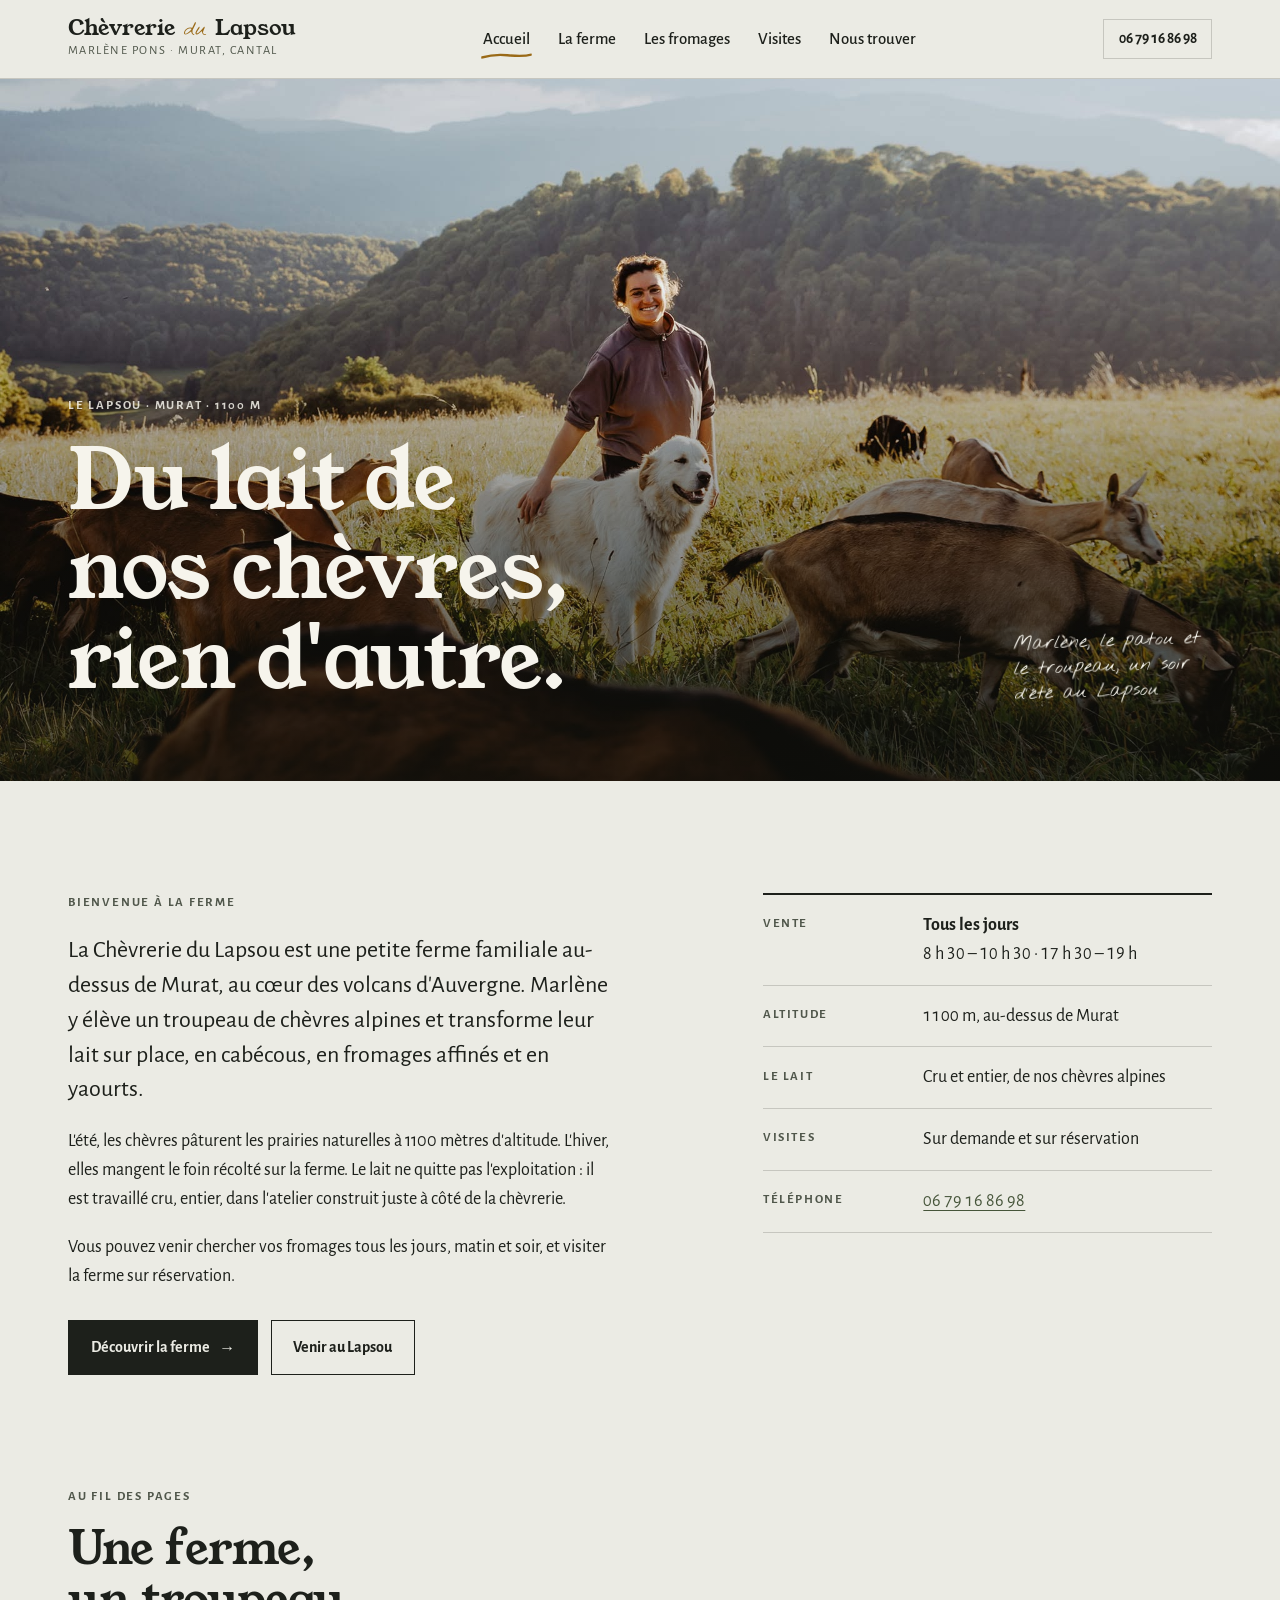
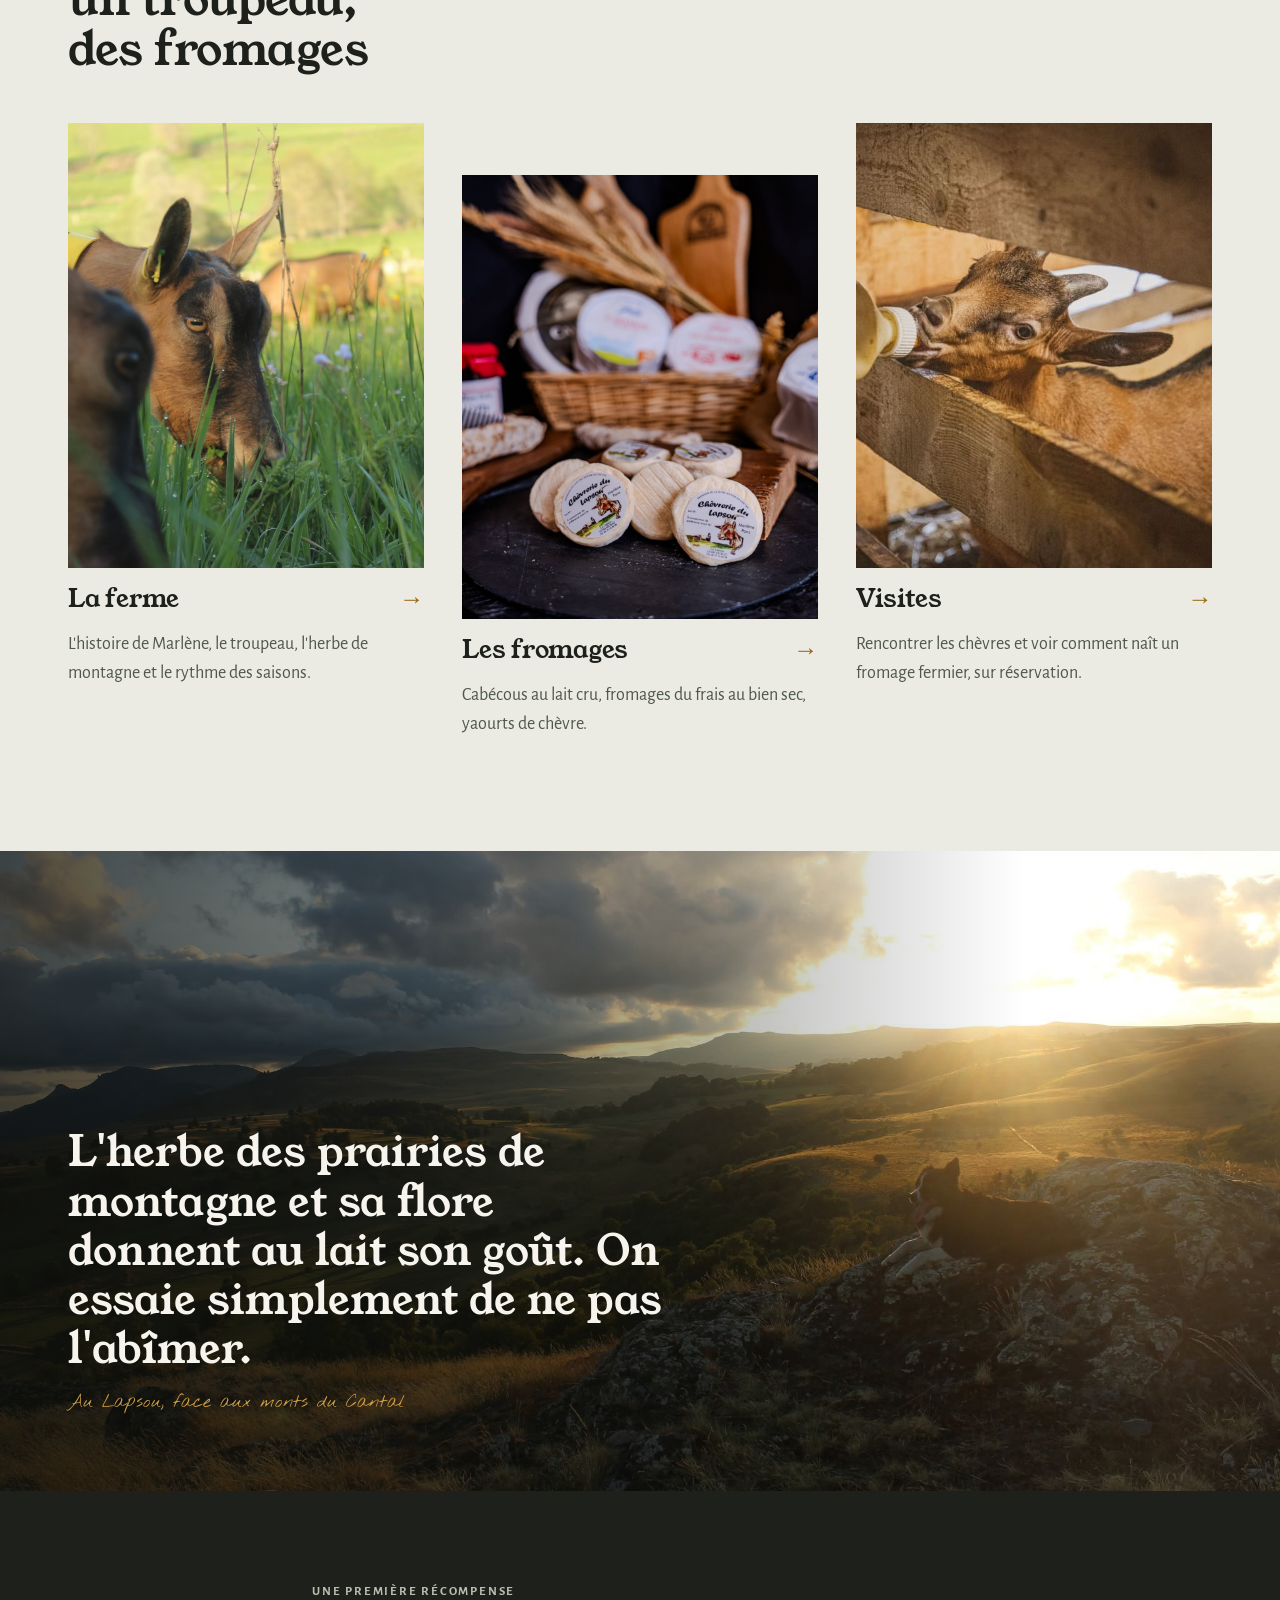
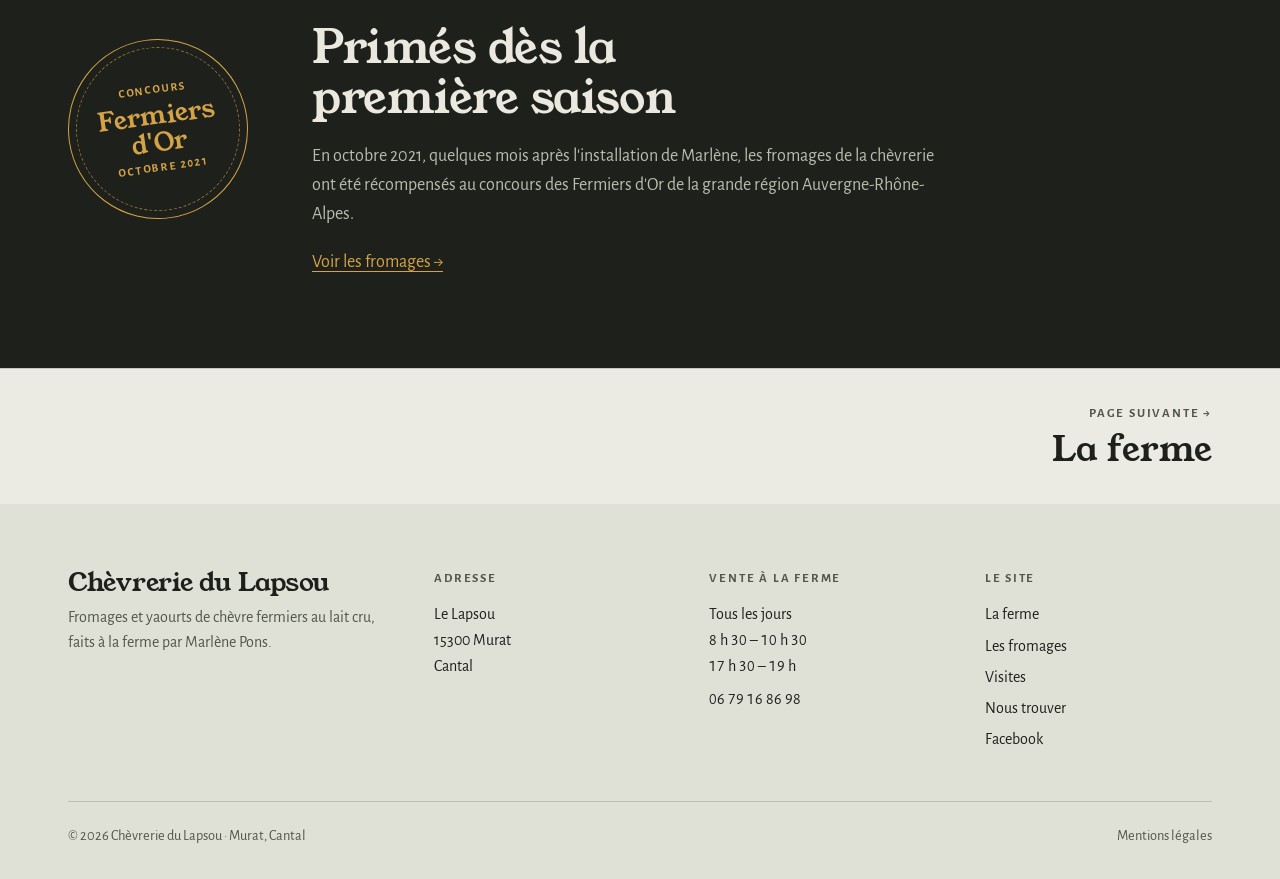
<file: index.html>
<!doctype html>
<html lang="fr">
<head>
<meta charset="utf-8">
<meta name="viewport" content="width=device-width, initial-scale=1, viewport-fit=cover">
<title>Chèvrerie du Lapsou</title>
<meta name="description" content="Fromages de chèvre fermiers au lait cru, faits à la main par Marlène Pons au Lapsou, à 1100 m d'altitude près de Murat (Cantal). Vente à la ferme tous les jours.">
<link rel="icon" href="data:image/svg+xml,%3Csvg xmlns='http://www.w3.org/2000/svg' viewBox='0 0 64 64'%3E%3Crect width='64' height='64' fill='%231d201b'/%3E%3Ctext x='32' y='45' font-family='Georgia,serif' font-size='40' text-anchor='middle' fill='%23d4a347'%3EL%3C/text%3E%3C/svg%3E">
<link rel="preconnect" href="https://fonts.googleapis.com">
<link rel="preconnect" href="https://fonts.gstatic.com" crossorigin>
<link rel="stylesheet" href="https://fonts.googleapis.com/css2?family=Alegreya+Sans:ital,wght@0,400;0,500;0,700;1,400&amp;family=Nothing+You+Could+Do&amp;family=Young+Serif&amp;display=swap">
<link rel="stylesheet" href="assets/css/style.css">
</head>
<body>
<a class="skip" href="#contenu">Aller au contenu</a>
<header class="masthead">
  <div class="wrap">
    <a class="brand" href="index.html" aria-label="Chèvrerie du Lapsou, accueil">
      <span class="brand-name">Chèvrerie <i>du</i> Lapsou</span>
      <span class="brand-sub">Marlène Pons · Murat, Cantal</span>
    </a>
    <nav class="nav" aria-label="Pages du site">
      <ul>
        <li><a href="index.html" aria-current="page">Accueil</a></li>
        <li><a href="la-ferme.html">La ferme</a></li>
        <li><a href="fromages.html">Les fromages</a></li>
        <li><a href="visites.html">Visites</a></li>
        <li><a href="nous-trouver.html">Nous trouver</a></li>
      </ul>
    </nav>
    <a class="masthead-tel" href="tel:+33679168698">06 79 16 86 98</a>
  </div>
</header>
<main id="contenu">

<section class="hero">
  <img src="assets/photos/marlene-troupeau.jpg" alt="Marlène au milieu de ses chèvres alpines et de son patou, dans une prairie d'altitude au soleil du soir" width="2048" height="1365" fetchpriority="high">
  <div class="wrap">
    <div class="hero-foot">
      <div class="hero-text">
        <span class="label">Le Lapsou · Murat · 1100 m</span>
        <h1>Du lait de nos chèvres, rien d'autre.</h1>
      </div>
      <p class="hero-note">Marlène, le patou et le troupeau, un soir d'été au Lapsou</p>
    </div>
  </div>
</section>

<section class="section">
  <div class="wrap split">
    <div class="col-text prose">
      <span class="label">Bienvenue à la ferme</span>
      <p class="lead">La Chèvrerie du Lapsou est une petite ferme familiale au-dessus de Murat, au cœur des volcans d'Auvergne. Marlène y élève un troupeau de chèvres alpines et transforme leur lait sur place, en cabécous, en fromages affinés et en yaourts.</p>
      <p>L'été, les chèvres pâturent les prairies naturelles à 1100 mètres d'altitude. L'hiver, elles mangent le foin récolté sur la ferme. Le lait ne quitte pas l'exploitation : il est travaillé cru, entier, dans l'atelier construit juste à côté de la chèvrerie.</p>
      <p>Vous pouvez venir chercher vos fromages tous les jours, matin et soir, et visiter la ferme sur réservation.</p>
      <div class="btn-row" style="margin-top:.6rem">
        <a class="btn btn-solid" href="la-ferme.html">Découvrir la ferme <span class="arrow">→</span></a>
        <a class="btn" href="nous-trouver.html">Venir au Lapsou</a>
      </div>
    </div>
    <aside class="col-side" aria-label="En bref">
      <dl class="ledger">
        <div class="ledger-row"><dt>Vente</dt><dd><strong>Tous les jours</strong><br><span class="num">8 h 30 – 10 h 30 · 17 h 30 – 19 h</span></dd></div>
        <div class="ledger-row"><dt>Altitude</dt><dd class="num">1100 m, au-dessus de Murat</dd></div>
        <div class="ledger-row"><dt>Le lait</dt><dd>Cru et entier, de nos chèvres alpines</dd></div>
        <div class="ledger-row"><dt>Visites</dt><dd>Sur demande et sur réservation</dd></div>
        <div class="ledger-row"><dt>Téléphone</dt><dd class="num"><a href="tel:+33679168698">06 79 16 86 98</a></dd></div>
      </dl>
    </aside>
  </div>
</section>

<section class="section">
  <div class="wrap">
    <div class="section-head">
      <span class="label">Au fil des pages</span>
      <h2>Une ferme, un troupeau, des fromages</h2>
    </div>
    <div class="doors">
      <a class="door" href="la-ferme.html">
        <div class="img"><img src="assets/photos/chevres-pre.jpg" alt="Deux chèvres alpines broutent l'herbe haute et mouillée de rosée" width="2048" height="1365" loading="lazy"></div>
        <h3>La ferme <span class="arrow">→</span></h3>
        <p>L'histoire de Marlène, le troupeau, l'herbe de montagne et le rythme des saisons.</p>
      </a>
      <a class="door" href="fromages.html">
        <div class="img"><img src="assets/photos/cabecous.jpg" alt="Cabécous de la Chèvrerie du Lapsou posés sur une ardoise, avec leur étiquette" width="1080" height="1350" loading="lazy"></div>
        <h3>Les fromages <span class="arrow">→</span></h3>
        <p>Cabécous au lait cru, fromages du frais au bien sec, yaourts de chèvre.</p>
      </a>
      <a class="door" href="visites.html">
        <div class="img"><img src="assets/photos/biberon-chevreau.jpg" alt="Une chevrette boit au biberon à travers les planches de la bergerie" width="1000" height="710" loading="lazy" style="object-position:60% 50%"></div>
        <h3>Visites <span class="arrow">→</span></h3>
        <p>Rencontrer les chèvres et voir comment naît un fromage fermier, sur réservation.</p>
      </a>
    </div>
  </div>
</section>

<section class="bleed" aria-label="Le pays">
  <img src="assets/photos/planeze-coucher.jpg" alt="Coucher de soleil sur les monts du Cantal, un chien de berger couché sur un rocher" width="2048" height="1365" loading="lazy">
  <div class="wrap">
    <blockquote>
      L'herbe des prairies de montagne et sa flore donnent au lait son goût. On essaie simplement de ne pas l'abîmer.
      <span class="cite">Au Lapsou, face aux monts du Cantal</span>
    </blockquote>
  </div>
</section>

<section class="band">
  <div class="wrap award">
    <div class="seal" aria-hidden="true">
      <div><span>Concours</span><strong>Fermiers d'Or</strong><span class="num">Octobre 2021</span></div>
    </div>
    <div class="prose">
      <span class="label">Une première récompense</span>
      <h2>Primés dès la première saison</h2>
      <p class="muted">En octobre 2021, quelques mois après l'installation de Marlène, les fromages de la chèvrerie ont été récompensés au concours des Fermiers d'Or de la grande région Auvergne-Rhône-Alpes.</p>
      <p><a href="fromages.html">Voir les fromages →</a></p>
    </div>
  </div>
</section>
</main>
<nav class="pager" aria-label="Pages voisines"><div class="wrap"><a class="next" href="la-ferme.html"><span class="label">Page suivante →</span><span class="pg-title">La ferme</span></a></div></nav>
<footer class="footer">
  <div class="wrap">
    <div class="footer-grid">
      <div>
        <h2>Chèvrerie du Lapsou</h2>
        <p class="muted">Fromages et yaourts de chèvre fermiers au lait cru, faits à la ferme par Marlène Pons.</p>
      </div>
      <div>
        <span class="label">Adresse</span>
        <p>Le Lapsou<br>15300 Murat<br>Cantal</p>
      </div>
      <div>
        <span class="label">Vente à la ferme</span>
        <p class="num">Tous les jours<br>8 h 30 – 10 h 30<br>17 h 30 – 19 h</p>
        <p class="num"><a href="tel:+33679168698">06 79 16 86 98</a></p>
      </div>
      <div>
        <span class="label">Le site</span>
        <ul>
          <li><a href="la-ferme.html">La ferme</a></li>
          <li><a href="fromages.html">Les fromages</a></li>
          <li><a href="visites.html">Visites</a></li>
          <li><a href="nous-trouver.html">Nous trouver</a></li>
          <li><a href="https://www.facebook.com/chevreriedulapsou/" rel="noopener">Facebook</a></li>
        </ul>
      </div>
    </div>
    <div class="footer-bottom">
      <span>© <span data-year>2026</span> Chèvrerie du Lapsou · Murat, Cantal</span>
      <a href="mentions-legales.html">Mentions légales</a>
    </div>
  </div>
</footer>
<script src="assets/js/main.js"></script>
</body>
</html>
</file>
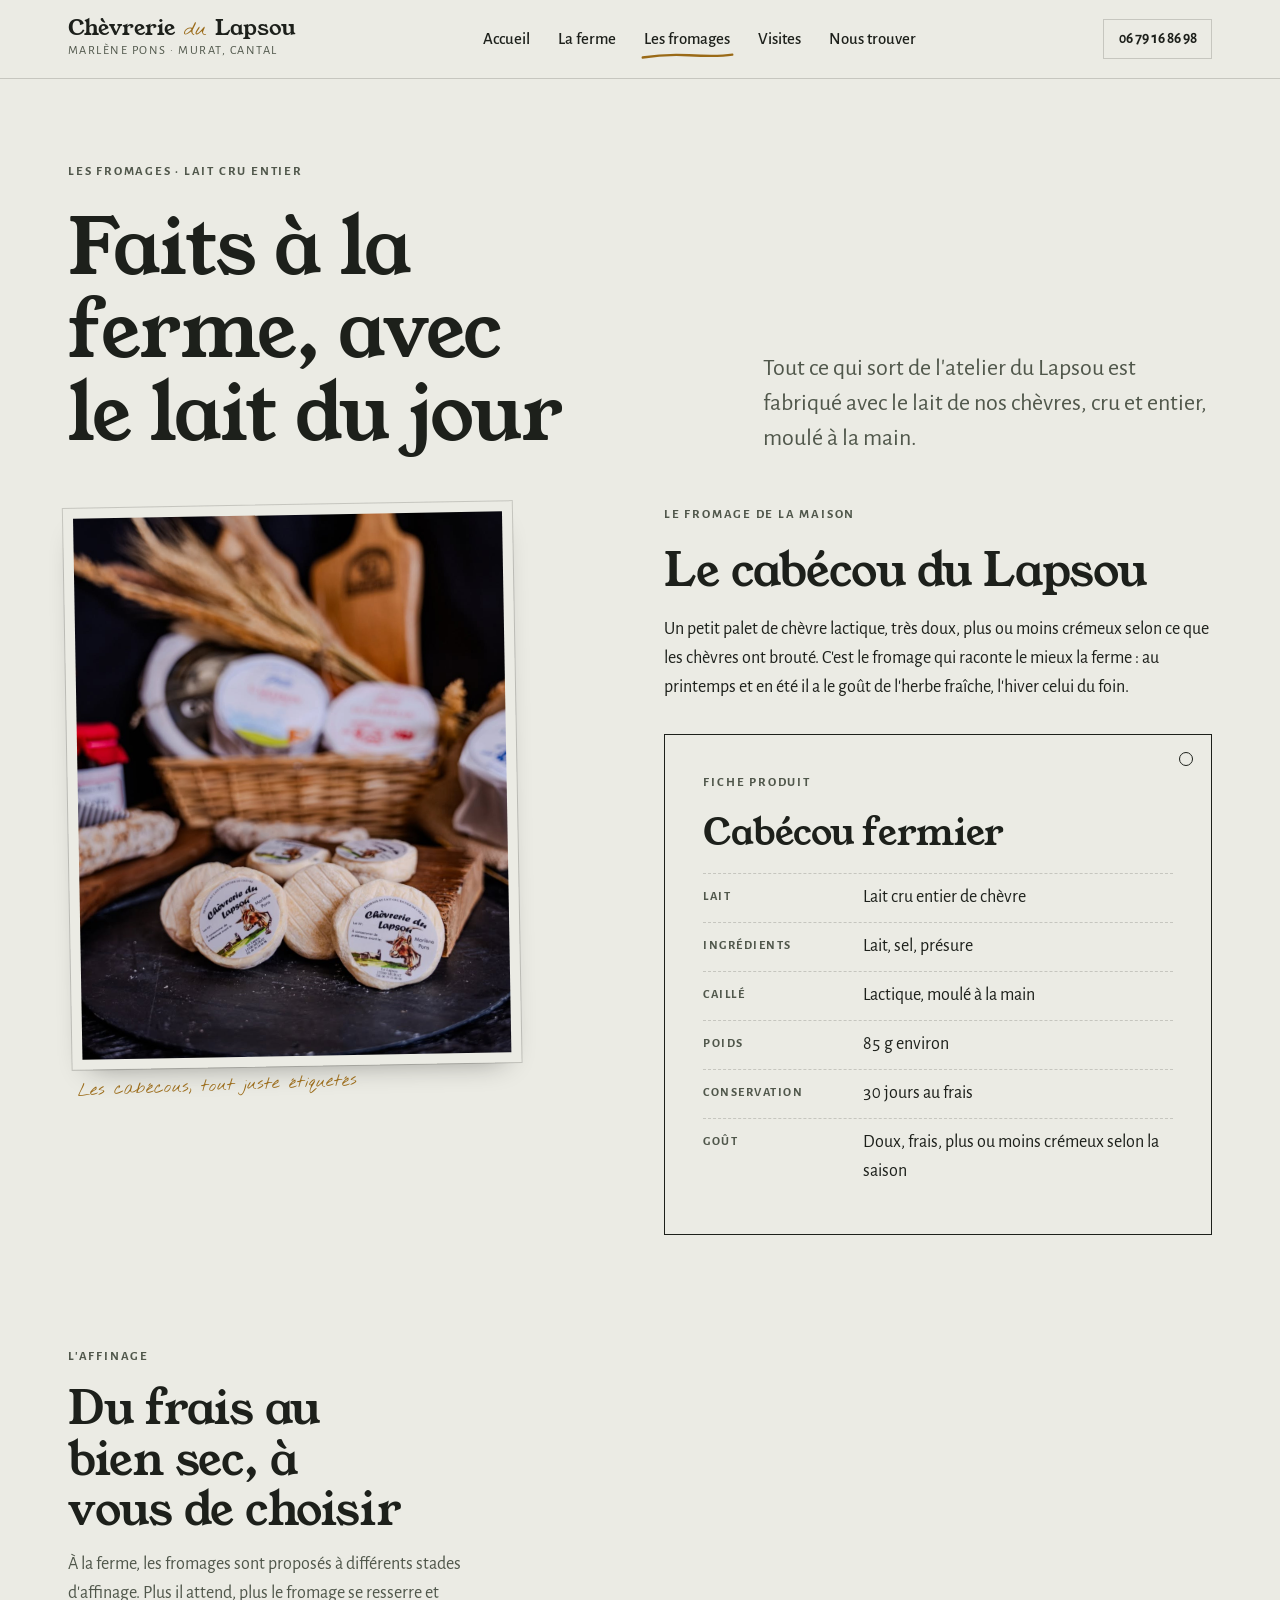
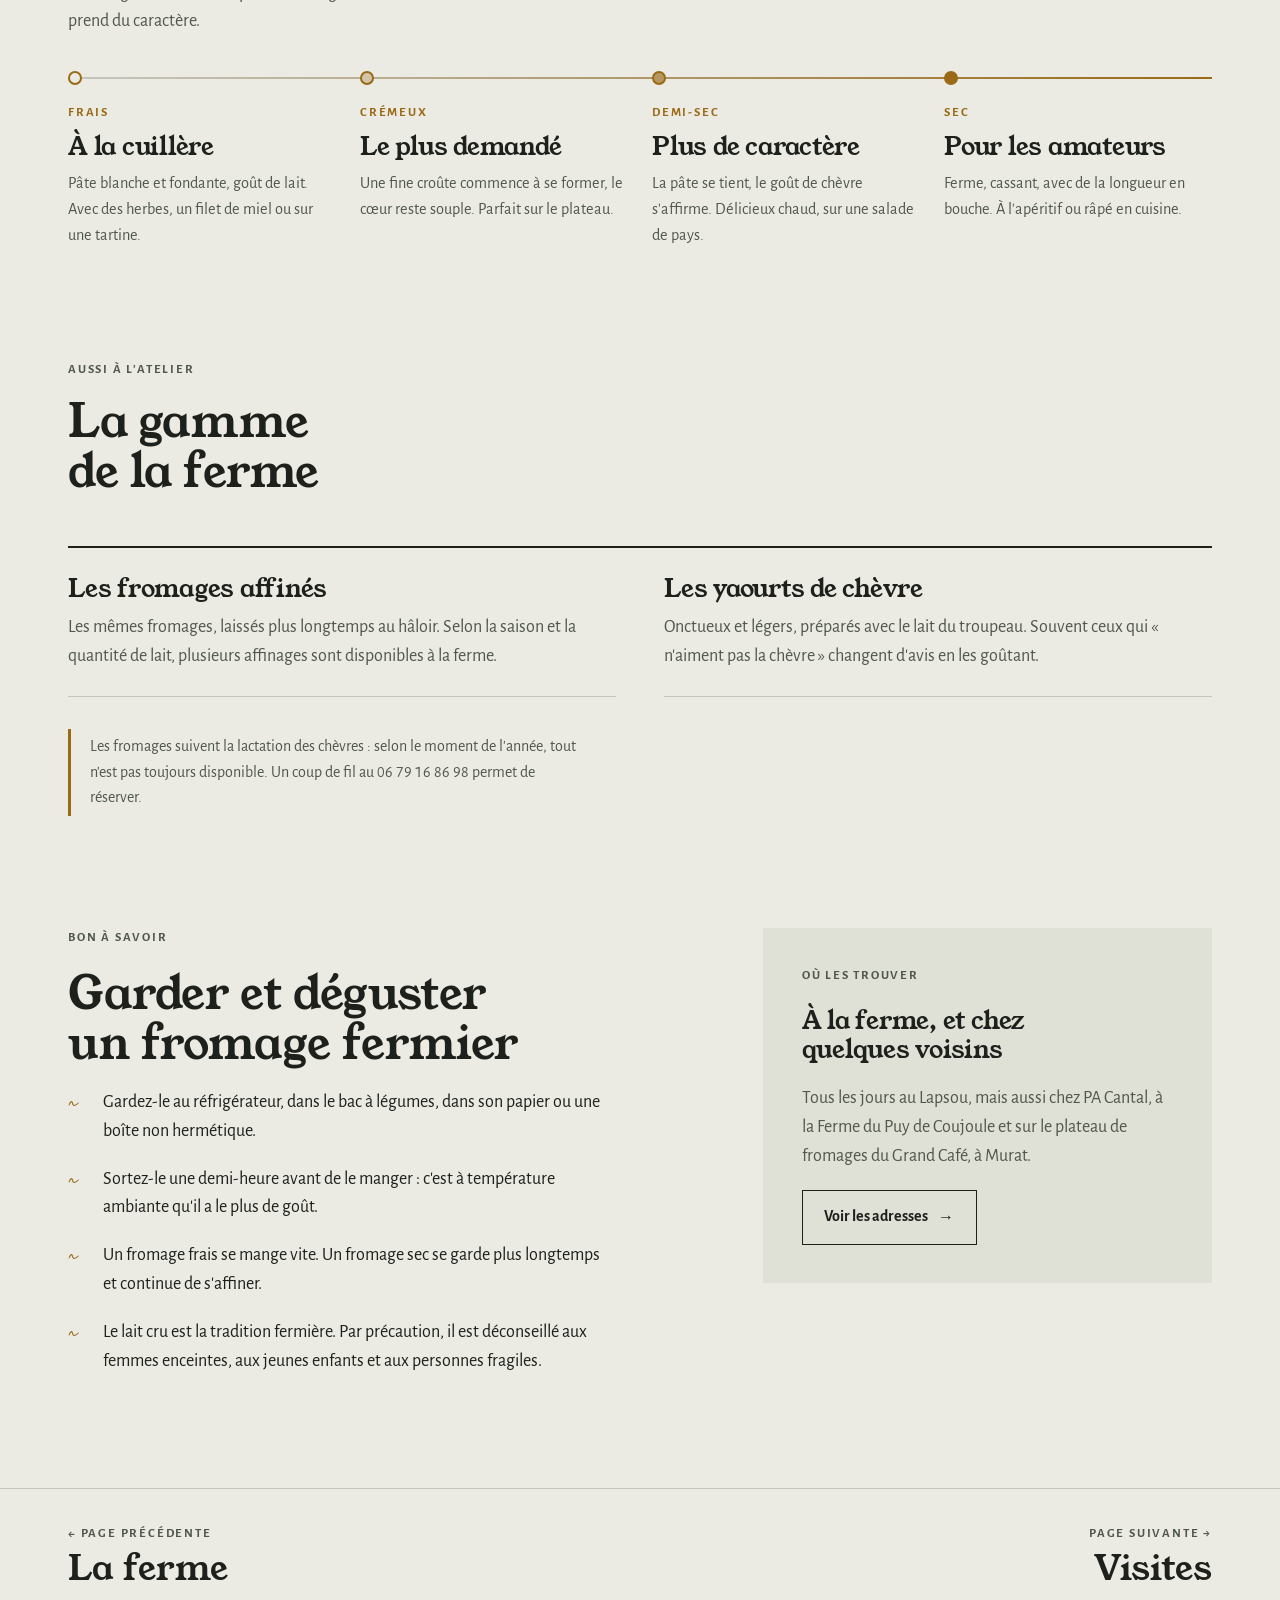
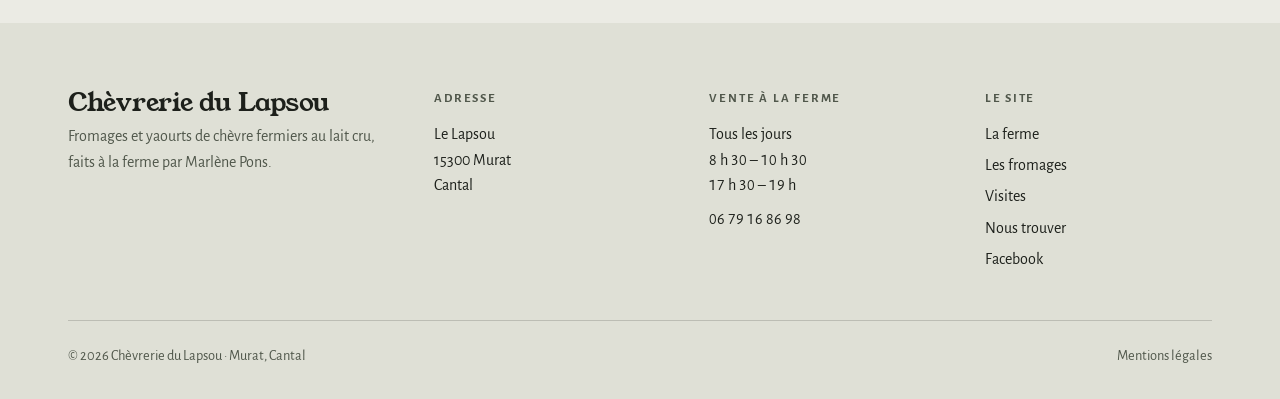
<file: fromages.html>
<!doctype html>
<html lang="fr">
<head>
<meta charset="utf-8">
<meta name="viewport" content="width=device-width, initial-scale=1, viewport-fit=cover">
<title>Les fromages · Chèvrerie du Lapsou</title>
<meta name="description" content="Cabécous et fromages de chèvre au lait cru entier, à différents stades d'affinage, et yaourts de chèvre, faits à la ferme du Lapsou.">
<link rel="icon" href="data:image/svg+xml,%3Csvg xmlns='http://www.w3.org/2000/svg' viewBox='0 0 64 64'%3E%3Crect width='64' height='64' fill='%231d201b'/%3E%3Ctext x='32' y='45' font-family='Georgia,serif' font-size='40' text-anchor='middle' fill='%23d4a347'%3EL%3C/text%3E%3C/svg%3E">
<link rel="preconnect" href="https://fonts.googleapis.com">
<link rel="preconnect" href="https://fonts.gstatic.com" crossorigin>
<link rel="stylesheet" href="https://fonts.googleapis.com/css2?family=Alegreya+Sans:ital,wght@0,400;0,500;0,700;1,400&amp;family=Nothing+You+Could+Do&amp;family=Young+Serif&amp;display=swap">
<link rel="stylesheet" href="assets/css/style.css">
</head>
<body>
<a class="skip" href="#contenu">Aller au contenu</a>
<header class="masthead">
  <div class="wrap">
    <a class="brand" href="index.html" aria-label="Chèvrerie du Lapsou, accueil">
      <span class="brand-name">Chèvrerie <i>du</i> Lapsou</span>
      <span class="brand-sub">Marlène Pons · Murat, Cantal</span>
    </a>
    <nav class="nav" aria-label="Pages du site">
      <ul>
        <li><a href="index.html">Accueil</a></li>
        <li><a href="la-ferme.html">La ferme</a></li>
        <li><a href="fromages.html" aria-current="page">Les fromages</a></li>
        <li><a href="visites.html">Visites</a></li>
        <li><a href="nous-trouver.html">Nous trouver</a></li>
      </ul>
    </nav>
    <a class="masthead-tel" href="tel:+33679168698">06 79 16 86 98</a>
  </div>
</header>
<main id="contenu">

<header class="page-head">
  <div class="wrap">
    <span class="label">Les fromages · lait cru entier</span>
    <h1>Faits à la ferme, avec le lait du jour</h1>
    <p class="lead">Tout ce qui sort de l'atelier du Lapsou est fabriqué avec le lait de nos chèvres, cru et entier, moulé à la main.</p>
  </div>
</header>

<section class="section" style="padding-top:0">
  <div class="wrap split">
    <figure class="col-text photo print tilt-l" style="grid-column:1 / span 5">
      <img class="tall" src="assets/photos/cabecous.jpg" alt="Cabécous de la Chèvrerie du Lapsou sur une ardoise, avec leur étiquette illustrée d'une chèvre" width="1080" height="1350">
      <figcaption>Les cabécous, tout juste étiquetés</figcaption>
    </figure>
    <div class="col-side" style="grid-column:7 / -1;display:grid;gap:2rem">
      <div class="prose">
        <span class="label">Le fromage de la maison</span>
        <h2>Le cabécou du Lapsou</h2>
        <p>Un petit palet de chèvre lactique, très doux, plus ou moins crémeux selon ce que les chèvres ont brouté. C'est le fromage qui raconte le mieux la ferme : au printemps et en été il a le goût de l'herbe fraîche, l'hiver celui du foin.</p>
      </div>
      <article class="tag" aria-label="Fiche du cabécou">
        <span class="label">Fiche produit</span>
        <h3>Cabécou fermier</h3>
        <dl>
          <div><dt>Lait</dt><dd>Lait cru entier de chèvre</dd></div>
          <div><dt>Ingrédients</dt><dd>Lait, sel, présure</dd></div>
          <div><dt>Caillé</dt><dd>Lactique, moulé à la main</dd></div>
          <div><dt>Poids</dt><dd class="num">85 g environ</dd></div>
          <div><dt>Conservation</dt><dd class="num">30 jours au frais</dd></div>
          <div><dt>Goût</dt><dd>Doux, frais, plus ou moins crémeux selon la saison</dd></div>
        </dl>
      </article>
    </div>
  </div>
</section>

<section class="section">
  <div class="wrap ripen">
    <div class="section-head" style="margin-bottom:0">
      <span class="label">L'affinage</span>
      <h2>Du frais au bien sec, à vous de choisir</h2>
      <p class="muted">À la ferme, les fromages sont proposés à différents stades d'affinage. Plus il attend, plus le fromage se resserre et prend du caractère.</p>
    </div>
    <div class="ripen-scale">
      <div class="stage">
        <span class="label">Frais</span>
        <h3>À la cuillère</h3>
        <p>Pâte blanche et fondante, goût de lait. Avec des herbes, un filet de miel ou sur une tartine.</p>
      </div>
      <div class="stage">
        <span class="label">Crémeux</span>
        <h3>Le plus demandé</h3>
        <p>Une fine croûte commence à se former, le cœur reste souple. Parfait sur le plateau.</p>
      </div>
      <div class="stage">
        <span class="label">Demi-sec</span>
        <h3>Plus de caractère</h3>
        <p>La pâte se tient, le goût de chèvre s'affirme. Délicieux chaud, sur une salade de pays.</p>
      </div>
      <div class="stage">
        <span class="label">Sec</span>
        <h3>Pour les amateurs</h3>
        <p>Ferme, cassant, avec de la longueur en bouche. À l'apéritif ou râpé en cuisine.</p>
      </div>
    </div>
  </div>
</section>

<section class="section">
  <div class="wrap">
    <div class="section-head">
      <span class="label">Aussi à l'atelier</span>
      <h2>La gamme de la ferme</h2>
    </div>
    <div class="products">
      <div class="product">
        <h3>Les fromages affinés</h3>
        <p>Les mêmes fromages, laissés plus longtemps au hâloir. Selon la saison et la quantité de lait, plusieurs affinages sont disponibles à la ferme.</p>
      </div>
      <div class="product">
        <h3>Les yaourts de chèvre</h3>
        <p>Onctueux et légers, préparés avec le lait du troupeau. Souvent ceux qui « n'aiment pas la chèvre » changent d'avis en les goûtant.</p>
      </div>
    </div>
    <p class="notice" style="margin-top:2rem">Les fromages suivent la lactation des chèvres : selon le moment de l'année, tout n'est pas toujours disponible. Un coup de fil au <span class="num">06 79 16 86 98</span> permet de réserver.</p>
  </div>
</section>

<section class="section">
  <div class="wrap split">
    <div class="col-text prose">
      <span class="label">Bon à savoir</span>
      <h2>Garder et déguster un fromage fermier</h2>
      <ul class="tips">
        <li><span>Gardez-le au réfrigérateur, dans le bac à légumes, dans son papier ou une boîte non hermétique.</span></li>
        <li><span>Sortez-le une demi-heure avant de le manger : c'est à température ambiante qu'il a le plus de goût.</span></li>
        <li><span>Un fromage frais se mange vite. Un fromage sec se garde plus longtemps et continue de s'affiner.</span></li>
        <li><span>Le lait cru est la tradition fermière. Par précaution, il est déconseillé aux femmes enceintes, aux jeunes enfants et aux personnes fragiles.</span></li>
      </ul>
    </div>
    <div class="col-side callout">
      <span class="label">Où les trouver</span>
      <h3>À la ferme, et chez quelques voisins</h3>
      <p class="muted">Tous les jours au Lapsou, mais aussi chez PA Cantal, à la Ferme du Puy de Coujoule et sur le plateau de fromages du Grand Café, à Murat.</p>
      <p><a class="btn" href="nous-trouver.html">Voir les adresses <span class="arrow">→</span></a></p>
    </div>
  </div>
</section>
</main>
<nav class="pager" aria-label="Pages voisines"><div class="wrap"><a class="prev" href="la-ferme.html"><span class="label">← Page précédente</span><span class="pg-title">La ferme</span></a><a class="next" href="visites.html"><span class="label">Page suivante →</span><span class="pg-title">Visites</span></a></div></nav>
<footer class="footer">
  <div class="wrap">
    <div class="footer-grid">
      <div>
        <h2>Chèvrerie du Lapsou</h2>
        <p class="muted">Fromages et yaourts de chèvre fermiers au lait cru, faits à la ferme par Marlène Pons.</p>
      </div>
      <div>
        <span class="label">Adresse</span>
        <p>Le Lapsou<br>15300 Murat<br>Cantal</p>
      </div>
      <div>
        <span class="label">Vente à la ferme</span>
        <p class="num">Tous les jours<br>8 h 30 – 10 h 30<br>17 h 30 – 19 h</p>
        <p class="num"><a href="tel:+33679168698">06 79 16 86 98</a></p>
      </div>
      <div>
        <span class="label">Le site</span>
        <ul>
          <li><a href="la-ferme.html">La ferme</a></li>
          <li><a href="fromages.html">Les fromages</a></li>
          <li><a href="visites.html">Visites</a></li>
          <li><a href="nous-trouver.html">Nous trouver</a></li>
          <li><a href="https://www.facebook.com/chevreriedulapsou/" rel="noopener">Facebook</a></li>
        </ul>
      </div>
    </div>
    <div class="footer-bottom">
      <span>© <span data-year>2026</span> Chèvrerie du Lapsou · Murat, Cantal</span>
      <a href="mentions-legales.html">Mentions légales</a>
    </div>
  </div>
</footer>
<script src="assets/js/main.js"></script>
</body>
</html>
</file>
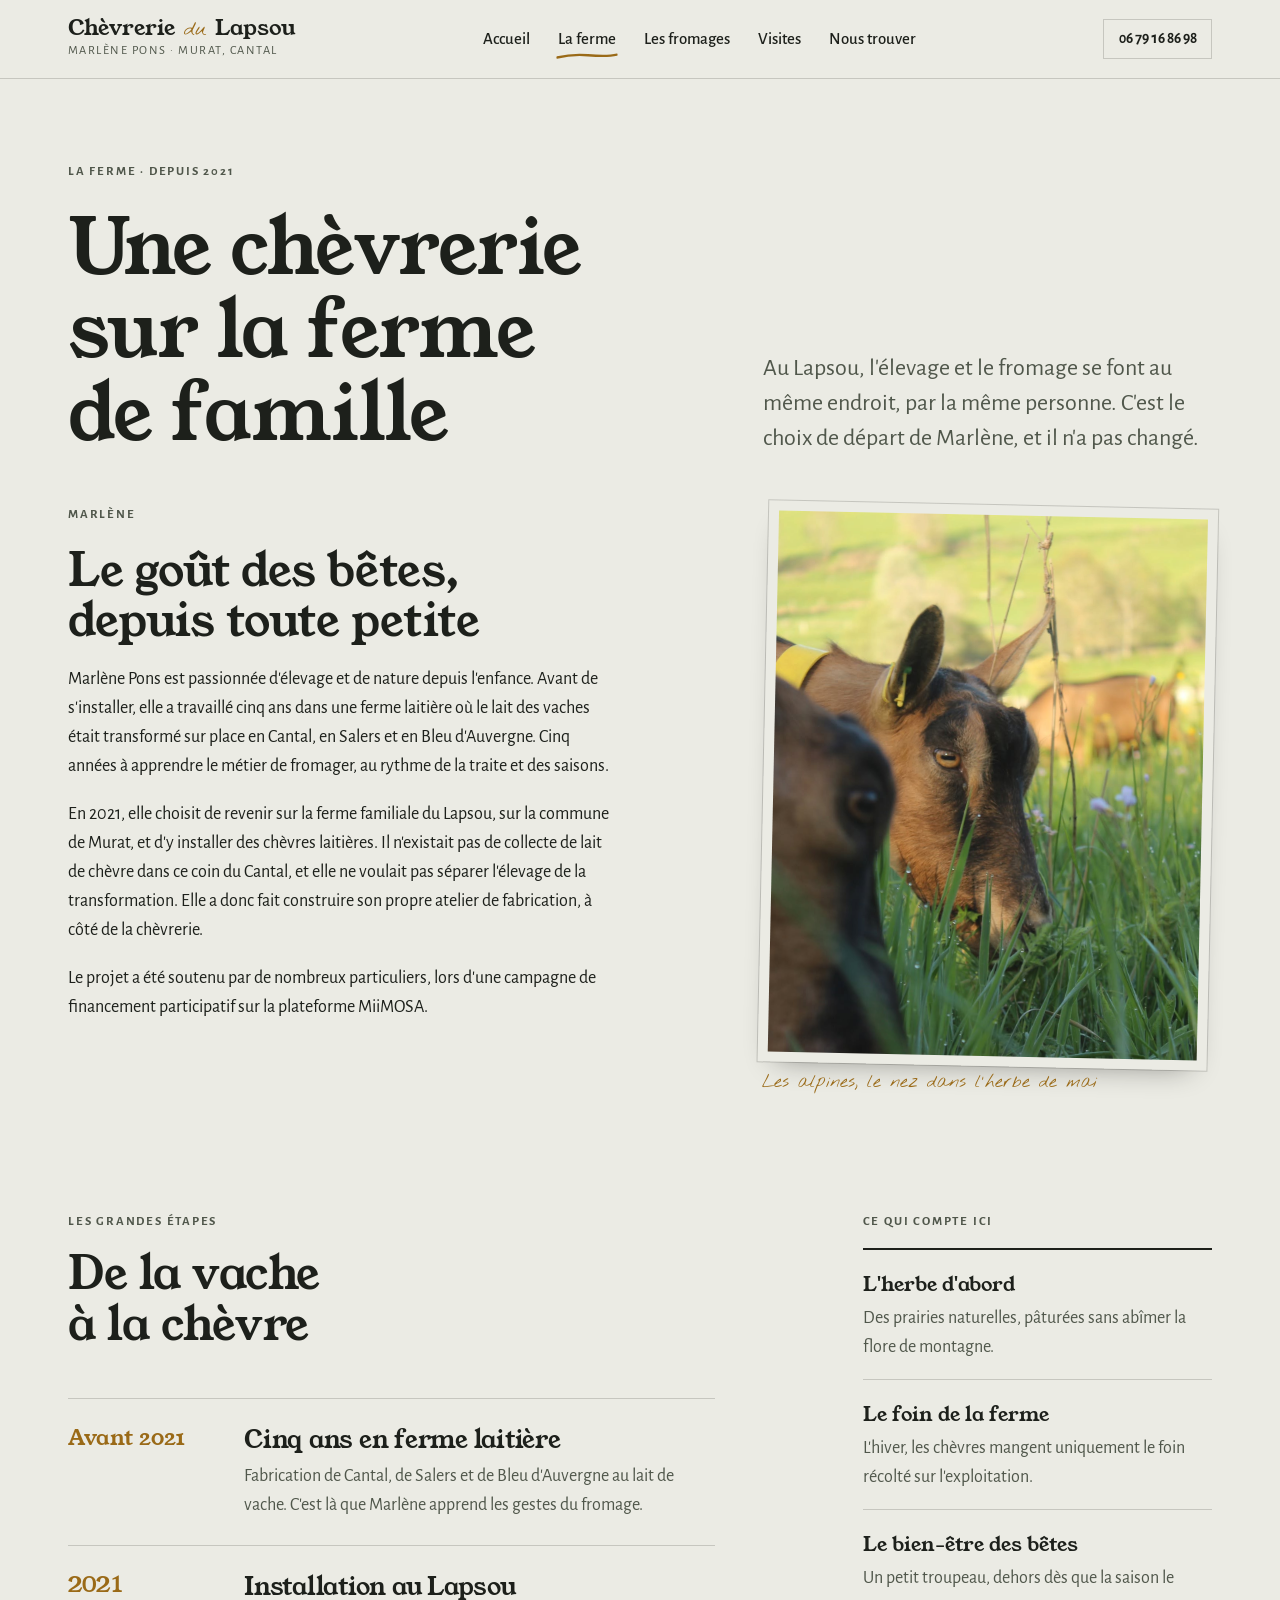
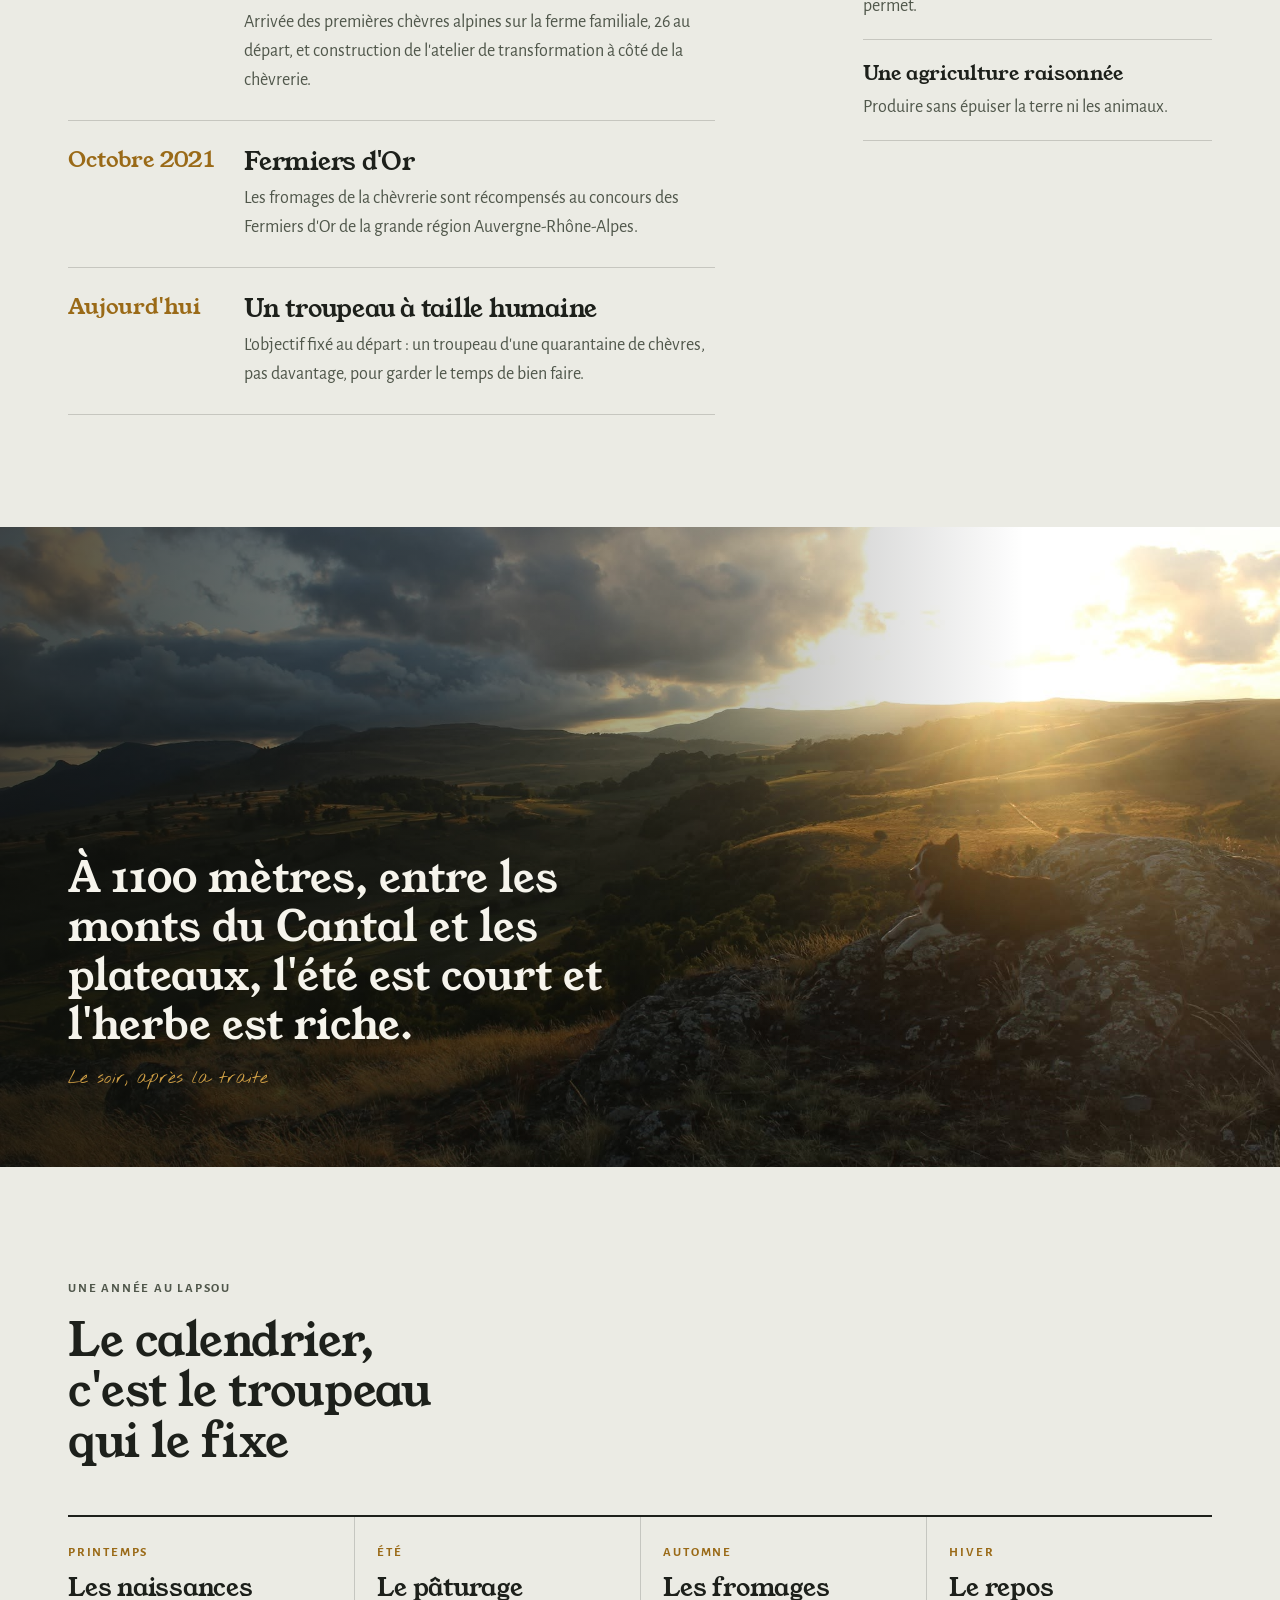
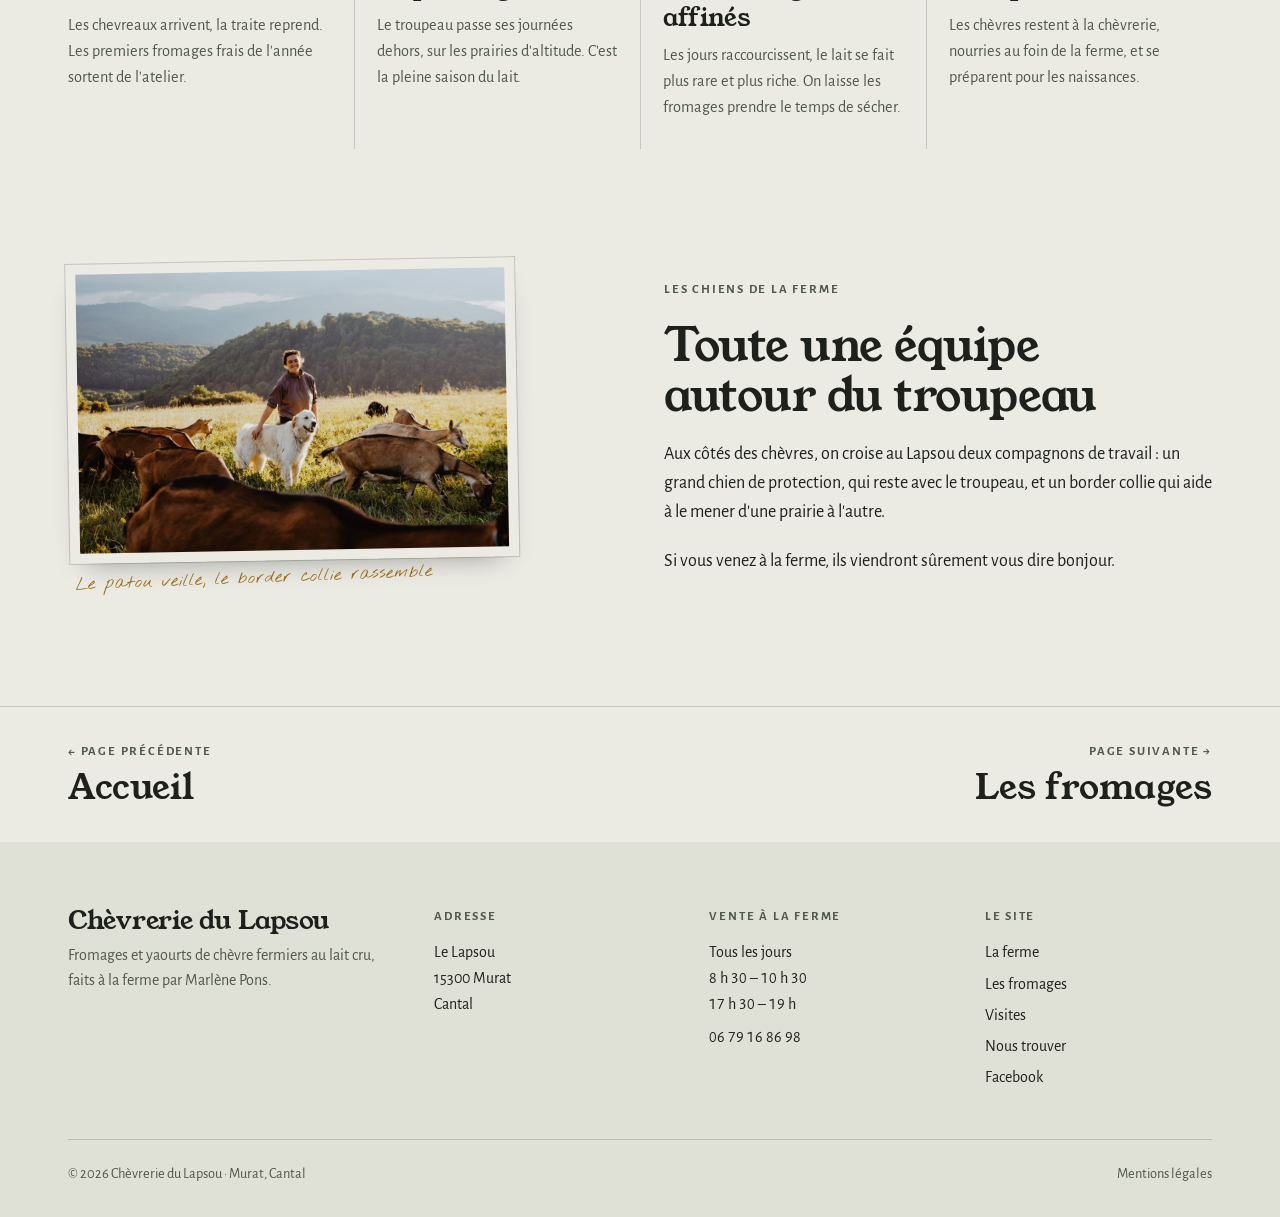
<file: la-ferme.html>
<!doctype html>
<html lang="fr">
<head>
<meta charset="utf-8">
<meta name="viewport" content="width=device-width, initial-scale=1, viewport-fit=cover">
<title>La ferme · Chèvrerie du Lapsou</title>
<meta name="description" content="L'histoire de Marlène Pons et de sa chèvrerie familiale au Lapsou, près de Murat : chèvres alpines, pâturage à 1100 m, foin de la ferme.">
<link rel="icon" href="data:image/svg+xml,%3Csvg xmlns='http://www.w3.org/2000/svg' viewBox='0 0 64 64'%3E%3Crect width='64' height='64' fill='%231d201b'/%3E%3Ctext x='32' y='45' font-family='Georgia,serif' font-size='40' text-anchor='middle' fill='%23d4a347'%3EL%3C/text%3E%3C/svg%3E">
<link rel="preconnect" href="https://fonts.googleapis.com">
<link rel="preconnect" href="https://fonts.gstatic.com" crossorigin>
<link rel="stylesheet" href="https://fonts.googleapis.com/css2?family=Alegreya+Sans:ital,wght@0,400;0,500;0,700;1,400&amp;family=Nothing+You+Could+Do&amp;family=Young+Serif&amp;display=swap">
<link rel="stylesheet" href="assets/css/style.css">
</head>
<body>
<a class="skip" href="#contenu">Aller au contenu</a>
<header class="masthead">
  <div class="wrap">
    <a class="brand" href="index.html" aria-label="Chèvrerie du Lapsou, accueil">
      <span class="brand-name">Chèvrerie <i>du</i> Lapsou</span>
      <span class="brand-sub">Marlène Pons · Murat, Cantal</span>
    </a>
    <nav class="nav" aria-label="Pages du site">
      <ul>
        <li><a href="index.html">Accueil</a></li>
        <li><a href="la-ferme.html" aria-current="page">La ferme</a></li>
        <li><a href="fromages.html">Les fromages</a></li>
        <li><a href="visites.html">Visites</a></li>
        <li><a href="nous-trouver.html">Nous trouver</a></li>
      </ul>
    </nav>
    <a class="masthead-tel" href="tel:+33679168698">06 79 16 86 98</a>
  </div>
</header>
<main id="contenu">

<header class="page-head">
  <div class="wrap">
    <span class="label">La ferme · depuis 2021</span>
    <h1>Une chèvrerie sur la ferme de famille</h1>
    <p class="lead">Au Lapsou, l'élevage et le fromage se font au même endroit, par la même personne. C'est le choix de départ de Marlène, et il n'a pas changé.</p>
  </div>
</header>

<section class="section" style="padding-top:0">
  <div class="wrap split">
    <div class="col-text prose">
      <span class="label">Marlène</span>
      <h2>Le goût des bêtes, depuis toute petite</h2>
      <p>Marlène Pons est passionnée d'élevage et de nature depuis l'enfance. Avant de s'installer, elle a travaillé cinq ans dans une ferme laitière où le lait des vaches était transformé sur place en Cantal, en Salers et en Bleu d'Auvergne. Cinq années à apprendre le métier de fromager, au rythme de la traite et des saisons.</p>
      <p>En 2021, elle choisit de revenir sur la ferme familiale du Lapsou, sur la commune de Murat, et d'y installer des chèvres laitières. Il n'existait pas de collecte de lait de chèvre dans ce coin du Cantal, et elle ne voulait pas séparer l'élevage de la transformation. Elle a donc fait construire son propre atelier de fabrication, à côté de la chèvrerie.</p>
      <p>Le projet a été soutenu par de nombreux particuliers, lors d'une campagne de financement participatif sur la plateforme MiiMOSA.</p>
    </div>
    <figure class="col-media photo print tilt">
      <img class="tall" src="assets/photos/chevres-pre.jpg" alt="Gros plan sur deux chèvres alpines chamoisées qui broutent dans l'herbe haute" width="2048" height="1365" style="object-position:45% 50%">
      <figcaption>Les alpines, le nez dans l'herbe de mai</figcaption>
    </figure>
  </div>
</section>

<section class="section">
  <div class="wrap split">
    <div class="col-wide">
      <div class="section-head">
        <span class="label">Les grandes étapes</span>
        <h2>De la vache à la chèvre</h2>
      </div>
      <ol class="timeline">
        <li>
          <span class="when">Avant 2021</span>
          <div><h3>Cinq ans en ferme laitière</h3><p>Fabrication de Cantal, de Salers et de Bleu d'Auvergne au lait de vache. C'est là que Marlène apprend les gestes du fromage.</p></div>
        </li>
        <li>
          <span class="when num">2021</span>
          <div><h3>Installation au Lapsou</h3><p>Arrivée des premières chèvres alpines sur la ferme familiale, 26 au départ, et construction de l'atelier de transformation à côté de la chèvrerie.</p></div>
        </li>
        <li>
          <span class="when num">Octobre 2021</span>
          <div><h3>Fermiers d'Or</h3><p>Les fromages de la chèvrerie sont récompensés au concours des Fermiers d'Or de la grande région Auvergne-Rhône-Alpes.</p></div>
        </li>
        <li>
          <span class="when">Aujourd'hui</span>
          <div><h3>Un troupeau à taille humaine</h3><p>L'objectif fixé au départ : un troupeau d'une quarantaine de chèvres, pas davantage, pour garder le temps de bien faire.</p></div>
        </li>
      </ol>
    </div>
    <aside class="col-narrow" aria-label="Ce qui compte à la ferme">
      <span class="label" style="display:block;margin-bottom:1rem">Ce qui compte ici</span>
      <ul class="values">
        <li><strong>L'herbe d'abord</strong><span>Des prairies naturelles, pâturées sans abîmer la flore de montagne.</span></li>
        <li><strong>Le foin de la ferme</strong><span>L'hiver, les chèvres mangent uniquement le foin récolté sur l'exploitation.</span></li>
        <li><strong>Le bien-être des bêtes</strong><span>Un petit troupeau, dehors dès que la saison le permet.</span></li>
        <li><strong>Une agriculture raisonnée</strong><span>Produire sans épuiser la terre ni les animaux.</span></li>
      </ul>
    </aside>
  </div>
</section>

<section class="bleed" aria-label="Les monts du Cantal">
  <img src="assets/photos/planeze-coucher.jpg" alt="Lumière du soir sur les prairies et les monts du Cantal, un border collie couché sur un rocher" width="2048" height="1365" loading="lazy" style="object-position:70% 50%">
  <div class="wrap">
    <blockquote>
      À 1100 mètres, entre les monts du Cantal et les plateaux, l'été est court et l'herbe est riche.
      <span class="cite">Le soir, après la traite</span>
    </blockquote>
  </div>
</section>

<section class="section">
  <div class="wrap">
    <div class="section-head">
      <span class="label">Une année au Lapsou</span>
      <h2>Le calendrier, c'est le troupeau qui le fixe</h2>
    </div>
    <div class="seasons">
      <div class="season">
        <span class="label">Printemps</span>
        <h3>Les naissances</h3>
        <p>Les chevreaux arrivent, la traite reprend. Les premiers fromages frais de l'année sortent de l'atelier.</p>
      </div>
      <div class="season">
        <span class="label">Été</span>
        <h3>Le pâturage</h3>
        <p>Le troupeau passe ses journées dehors, sur les prairies d'altitude. C'est la pleine saison du lait.</p>
      </div>
      <div class="season">
        <span class="label">Automne</span>
        <h3>Les fromages affinés</h3>
        <p>Les jours raccourcissent, le lait se fait plus rare et plus riche. On laisse les fromages prendre le temps de sécher.</p>
      </div>
      <div class="season">
        <span class="label">Hiver</span>
        <h3>Le repos</h3>
        <p>Les chèvres restent à la chèvrerie, nourries au foin de la ferme, et se préparent pour les naissances.</p>
      </div>
    </div>
  </div>
</section>

<section class="section">
  <div class="wrap split reverse center">
    <figure class="col-media photo print tilt-l">
      <img class="wide" src="assets/photos/marlene-troupeau.jpg" alt="Marlène caresse son patou au milieu du troupeau dans une prairie dorée" width="2048" height="1365" loading="lazy" style="object-position:48% 50%">
      <figcaption>Le patou veille, le border collie rassemble</figcaption>
    </figure>
    <div class="col-text prose">
      <span class="label">Les chiens de la ferme</span>
      <h2>Toute une équipe autour du troupeau</h2>
      <p>Aux côtés des chèvres, on croise au Lapsou deux compagnons de travail : un grand chien de protection, qui reste avec le troupeau, et un border collie qui aide à le mener d'une prairie à l'autre.</p>
      <p>Si vous venez à la ferme, ils viendront sûrement vous dire bonjour.</p>
    </div>
  </div>
</section>
</main>
<nav class="pager" aria-label="Pages voisines"><div class="wrap"><a class="prev" href="index.html"><span class="label">← Page précédente</span><span class="pg-title">Accueil</span></a><a class="next" href="fromages.html"><span class="label">Page suivante →</span><span class="pg-title">Les fromages</span></a></div></nav>
<footer class="footer">
  <div class="wrap">
    <div class="footer-grid">
      <div>
        <h2>Chèvrerie du Lapsou</h2>
        <p class="muted">Fromages et yaourts de chèvre fermiers au lait cru, faits à la ferme par Marlène Pons.</p>
      </div>
      <div>
        <span class="label">Adresse</span>
        <p>Le Lapsou<br>15300 Murat<br>Cantal</p>
      </div>
      <div>
        <span class="label">Vente à la ferme</span>
        <p class="num">Tous les jours<br>8 h 30 – 10 h 30<br>17 h 30 – 19 h</p>
        <p class="num"><a href="tel:+33679168698">06 79 16 86 98</a></p>
      </div>
      <div>
        <span class="label">Le site</span>
        <ul>
          <li><a href="la-ferme.html">La ferme</a></li>
          <li><a href="fromages.html">Les fromages</a></li>
          <li><a href="visites.html">Visites</a></li>
          <li><a href="nous-trouver.html">Nous trouver</a></li>
          <li><a href="https://www.facebook.com/chevreriedulapsou/" rel="noopener">Facebook</a></li>
        </ul>
      </div>
    </div>
    <div class="footer-bottom">
      <span>© <span data-year>2026</span> Chèvrerie du Lapsou · Murat, Cantal</span>
      <a href="mentions-legales.html">Mentions légales</a>
    </div>
  </div>
</footer>
<script src="assets/js/main.js"></script>
</body>
</html>
</file>
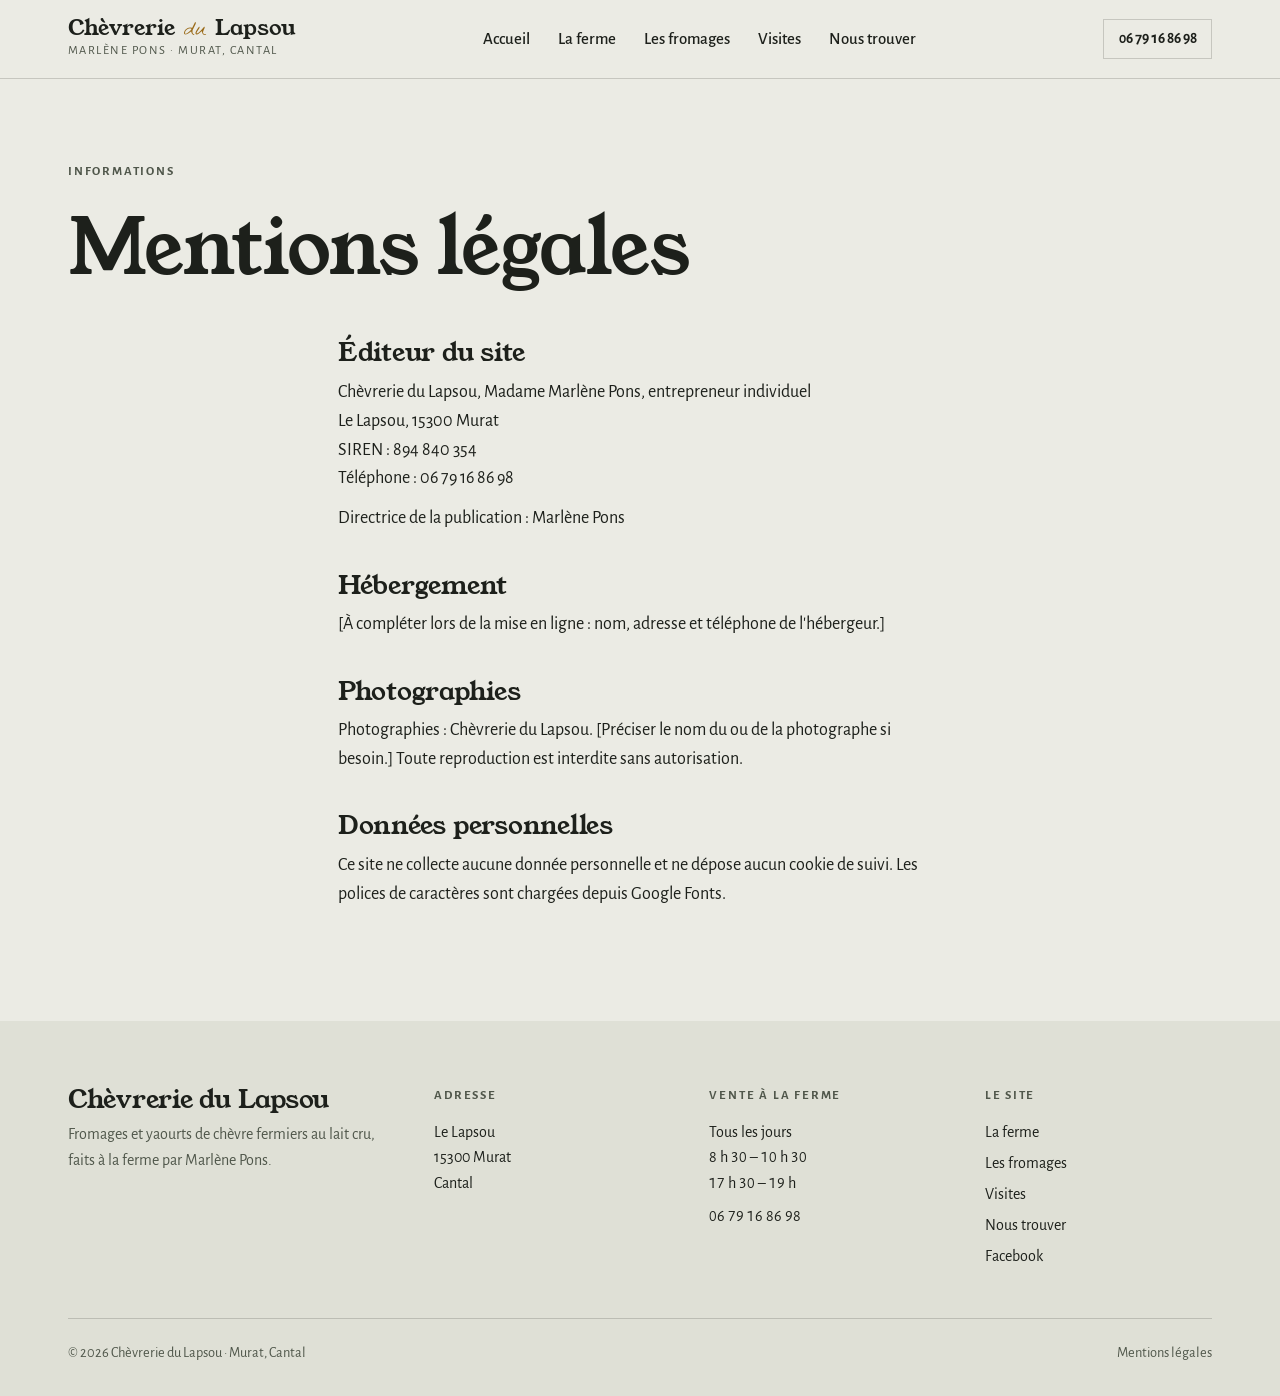
<file: mentions-legales.html>
<!doctype html>
<html lang="fr">
<head>
<meta charset="utf-8">
<meta name="viewport" content="width=device-width, initial-scale=1, viewport-fit=cover">
<title>Mentions légales · Chèvrerie du Lapsou</title>
<meta name="description" content="Mentions légales du site de la Chèvrerie du Lapsou.">
<link rel="icon" href="data:image/svg+xml,%3Csvg xmlns='http://www.w3.org/2000/svg' viewBox='0 0 64 64'%3E%3Crect width='64' height='64' fill='%231d201b'/%3E%3Ctext x='32' y='45' font-family='Georgia,serif' font-size='40' text-anchor='middle' fill='%23d4a347'%3EL%3C/text%3E%3C/svg%3E">
<link rel="preconnect" href="https://fonts.googleapis.com">
<link rel="preconnect" href="https://fonts.gstatic.com" crossorigin>
<link rel="stylesheet" href="https://fonts.googleapis.com/css2?family=Alegreya+Sans:ital,wght@0,400;0,500;0,700;1,400&amp;family=Nothing+You+Could+Do&amp;family=Young+Serif&amp;display=swap">
<link rel="stylesheet" href="assets/css/style.css">
</head>
<body>
<a class="skip" href="#contenu">Aller au contenu</a>
<header class="masthead">
  <div class="wrap">
    <a class="brand" href="index.html" aria-label="Chèvrerie du Lapsou, accueil">
      <span class="brand-name">Chèvrerie <i>du</i> Lapsou</span>
      <span class="brand-sub">Marlène Pons · Murat, Cantal</span>
    </a>
    <nav class="nav" aria-label="Pages du site">
      <ul>
        <li><a href="index.html">Accueil</a></li>
        <li><a href="la-ferme.html">La ferme</a></li>
        <li><a href="fromages.html">Les fromages</a></li>
        <li><a href="visites.html">Visites</a></li>
        <li><a href="nous-trouver.html">Nous trouver</a></li>
      </ul>
    </nav>
    <a class="masthead-tel" href="tel:+33679168698">06 79 16 86 98</a>
  </div>
</header>
<main id="contenu">

<header class="page-head">
  <div class="wrap">
    <span class="label">Informations</span>
    <h1>Mentions légales</h1>
  </div>
</header>

<section class="section" style="padding-top:0">
  <div class="wrap legal">
    <section>
      <h2>Éditeur du site</h2>
      <p>Chèvrerie du Lapsou, Madame Marlène Pons, entrepreneur individuel<br>
      Le Lapsou, 15300 Murat<br>
      SIREN : 894 840 354<br>
      Téléphone : 06 79 16 86 98</p>
      <p>Directrice de la publication : Marlène Pons</p>
    </section>
    <section>
      <h2>Hébergement</h2>
      <p>[À compléter lors de la mise en ligne : nom, adresse et téléphone de l'hébergeur.]</p>
    </section>
    <section>
      <h2>Photographies</h2>
      <p>Photographies : Chèvrerie du Lapsou. [Préciser le nom du ou de la photographe si besoin.] Toute reproduction est interdite sans autorisation.</p>
    </section>
    <section>
      <h2>Données personnelles</h2>
      <p>Ce site ne collecte aucune donnée personnelle et ne dépose aucun cookie de suivi. Les polices de caractères sont chargées depuis Google Fonts.</p>
    </section>
  </div>
</section>
</main>
<footer class="footer">
  <div class="wrap">
    <div class="footer-grid">
      <div>
        <h2>Chèvrerie du Lapsou</h2>
        <p class="muted">Fromages et yaourts de chèvre fermiers au lait cru, faits à la ferme par Marlène Pons.</p>
      </div>
      <div>
        <span class="label">Adresse</span>
        <p>Le Lapsou<br>15300 Murat<br>Cantal</p>
      </div>
      <div>
        <span class="label">Vente à la ferme</span>
        <p class="num">Tous les jours<br>8 h 30 – 10 h 30<br>17 h 30 – 19 h</p>
        <p class="num"><a href="tel:+33679168698">06 79 16 86 98</a></p>
      </div>
      <div>
        <span class="label">Le site</span>
        <ul>
          <li><a href="la-ferme.html">La ferme</a></li>
          <li><a href="fromages.html">Les fromages</a></li>
          <li><a href="visites.html">Visites</a></li>
          <li><a href="nous-trouver.html">Nous trouver</a></li>
          <li><a href="https://www.facebook.com/chevreriedulapsou/" rel="noopener">Facebook</a></li>
        </ul>
      </div>
    </div>
    <div class="footer-bottom">
      <span>© <span data-year>2026</span> Chèvrerie du Lapsou · Murat, Cantal</span>
      <a href="mentions-legales.html">Mentions légales</a>
    </div>
  </div>
</footer>
<script src="assets/js/main.js"></script>
</body>
</html>
</file>
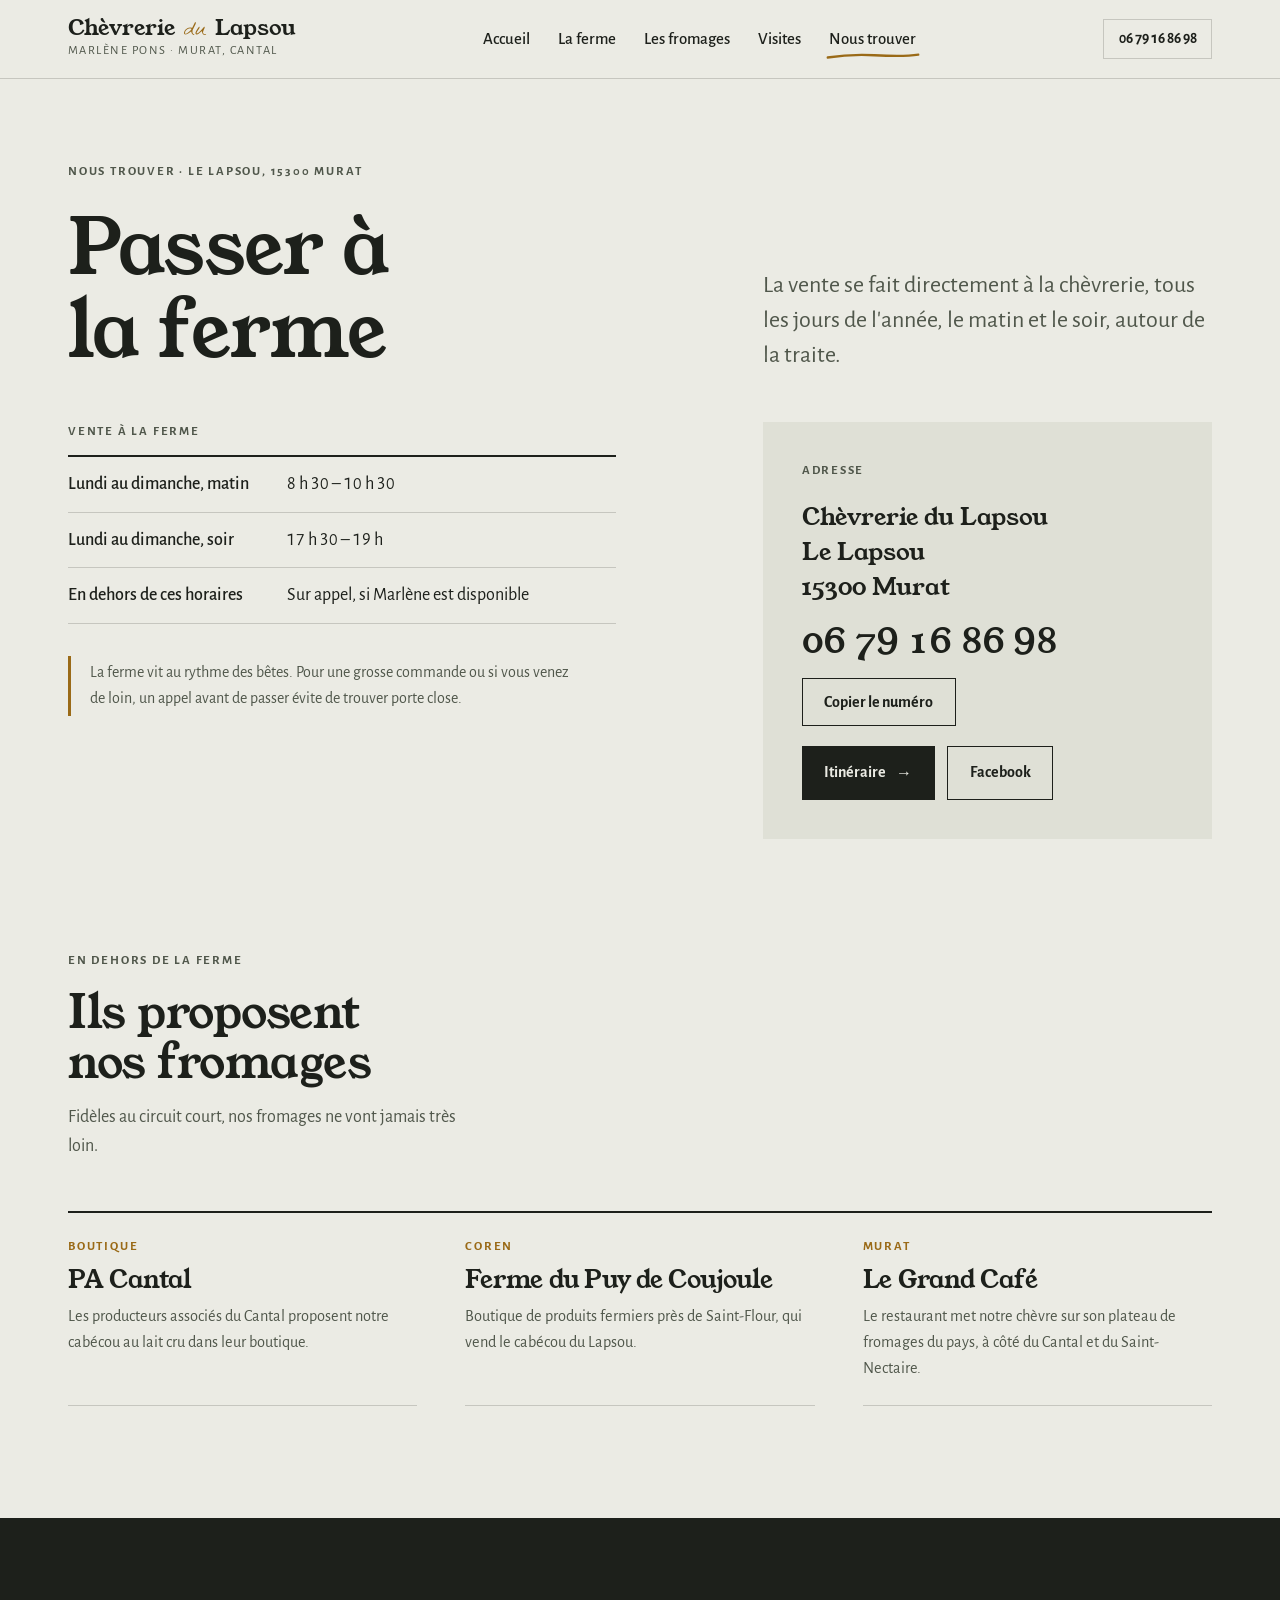
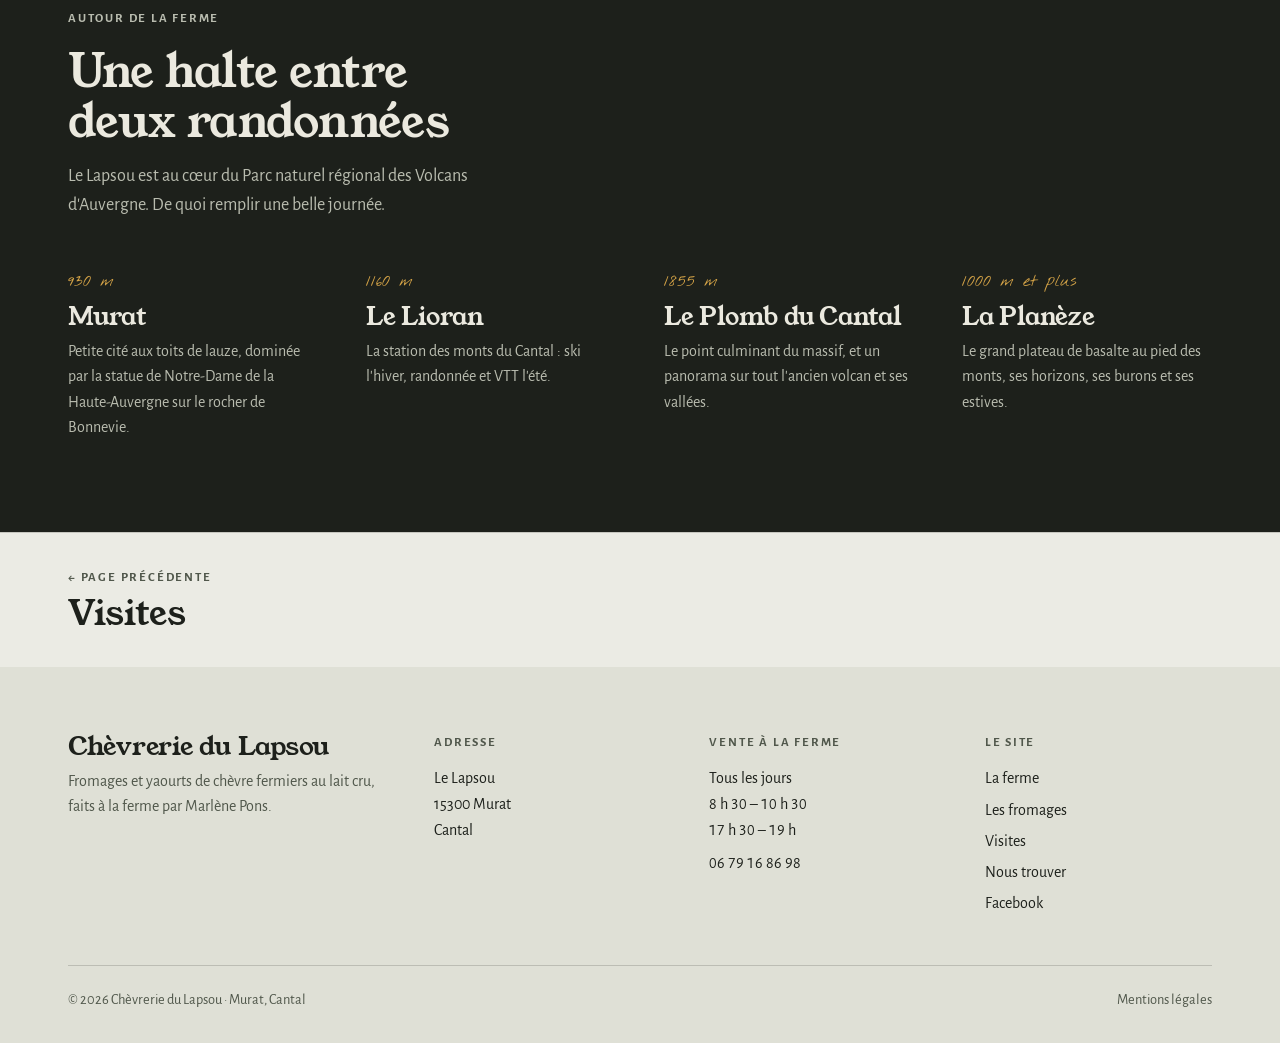
<file: nous-trouver.html>
<!doctype html>
<html lang="fr">
<head>
<meta charset="utf-8">
<meta name="viewport" content="width=device-width, initial-scale=1, viewport-fit=cover">
<title>Nous trouver · Chèvrerie du Lapsou</title>
<meta name="description" content="Adresse, horaires de vente à la ferme et points de vente des fromages de la Chèvrerie du Lapsou à Murat, Cantal.">
<link rel="icon" href="data:image/svg+xml,%3Csvg xmlns='http://www.w3.org/2000/svg' viewBox='0 0 64 64'%3E%3Crect width='64' height='64' fill='%231d201b'/%3E%3Ctext x='32' y='45' font-family='Georgia,serif' font-size='40' text-anchor='middle' fill='%23d4a347'%3EL%3C/text%3E%3C/svg%3E">
<link rel="preconnect" href="https://fonts.googleapis.com">
<link rel="preconnect" href="https://fonts.gstatic.com" crossorigin>
<link rel="stylesheet" href="https://fonts.googleapis.com/css2?family=Alegreya+Sans:ital,wght@0,400;0,500;0,700;1,400&amp;family=Nothing+You+Could+Do&amp;family=Young+Serif&amp;display=swap">
<link rel="stylesheet" href="assets/css/style.css">
</head>
<body>
<a class="skip" href="#contenu">Aller au contenu</a>
<header class="masthead">
  <div class="wrap">
    <a class="brand" href="index.html" aria-label="Chèvrerie du Lapsou, accueil">
      <span class="brand-name">Chèvrerie <i>du</i> Lapsou</span>
      <span class="brand-sub">Marlène Pons · Murat, Cantal</span>
    </a>
    <nav class="nav" aria-label="Pages du site">
      <ul>
        <li><a href="index.html">Accueil</a></li>
        <li><a href="la-ferme.html">La ferme</a></li>
        <li><a href="fromages.html">Les fromages</a></li>
        <li><a href="visites.html">Visites</a></li>
        <li><a href="nous-trouver.html" aria-current="page">Nous trouver</a></li>
      </ul>
    </nav>
    <a class="masthead-tel" href="tel:+33679168698">06 79 16 86 98</a>
  </div>
</header>
<main id="contenu">

<header class="page-head">
  <div class="wrap">
    <span class="label">Nous trouver · Le Lapsou, 15300 Murat</span>
    <h1>Passer à la ferme</h1>
    <p class="lead">La vente se fait directement à la chèvrerie, tous les jours de l'année, le matin et le soir, autour de la traite.</p>
  </div>
</header>

<section class="section" style="padding-top:0">
  <div class="wrap split">
    <div class="col-text" style="display:grid;gap:2rem">
      <table class="hours">
        <caption class="label">Vente à la ferme</caption>
        <tbody>
          <tr><th scope="row">Lundi au dimanche, matin</th><td class="num">8 h 30 – 10 h 30</td></tr>
          <tr><th scope="row">Lundi au dimanche, soir</th><td class="num">17 h 30 – 19 h</td></tr>
          <tr><th scope="row">En dehors de ces horaires</th><td>Sur appel, si Marlène est disponible</td></tr>
        </tbody>
      </table>
      <p class="notice">La ferme vit au rythme des bêtes. Pour une grosse commande ou si vous venez de loin, un appel avant de passer évite de trouver porte close.</p>
    </div>
    <div class="col-side callout">
      <span class="label">Adresse</span>
      <p class="lead" style="font-family:var(--f-display)">Chèvrerie du Lapsou<br>Le Lapsou<br>15300 Murat</p>
      <p class="phone-big" style="font-size:clamp(1.6rem,1.2rem + 1.6vw,2.2rem)">06 79 16 86 98</p>
      <div class="copy-row">
        <button class="btn" type="button" data-copy="06 79 16 86 98">Copier le numéro</button>
        <span class="copy-msg" role="status"></span>
      </div>
      <div class="btn-row">
        <a class="btn btn-solid" href="https://www.google.com/maps/search/?api=1&amp;query=Chevrerie+du+Lapsou+15300+Murat" rel="noopener">Itinéraire <span class="arrow">→</span></a>
        <a class="btn" href="https://www.facebook.com/chevreriedulapsou/" rel="noopener">Facebook</a>
      </div>
    </div>
  </div>
</section>

<section class="section">
  <div class="wrap">
    <div class="section-head">
      <span class="label">En dehors de la ferme</span>
      <h2>Ils proposent nos fromages</h2>
      <p class="muted">Fidèles au circuit court, nos fromages ne vont jamais très loin.</p>
    </div>
    <div class="places">
      <div class="place">
        <span class="label">Boutique</span>
        <h3>PA Cantal</h3>
        <p>Les producteurs associés du Cantal proposent notre cabécou au lait cru dans leur boutique.</p>
      </div>
      <div class="place">
        <span class="label">Coren</span>
        <h3>Ferme du Puy de Coujoule</h3>
        <p>Boutique de produits fermiers près de Saint-Flour, qui vend le cabécou du Lapsou.</p>
      </div>
      <div class="place">
        <span class="label">Murat</span>
        <h3>Le Grand Café</h3>
        <p>Le restaurant met notre chèvre sur son plateau de fromages du pays, à côté du Cantal et du Saint-Nectaire.</p>
      </div>
    </div>
  </div>
</section>

<section class="band">
  <div class="wrap">
    <div class="section-head">
      <span class="label">Autour de la ferme</span>
      <h2>Une halte entre deux randonnées</h2>
      <p class="muted">Le Lapsou est au cœur du Parc naturel régional des Volcans d'Auvergne. De quoi remplir une belle journée.</p>
    </div>
    <div class="around">
      <div>
        <span class="alt num">930 m</span>
        <h3>Murat</h3>
        <p>Petite cité aux toits de lauze, dominée par la statue de Notre-Dame de la Haute-Auvergne sur le rocher de Bonnevie.</p>
      </div>
      <div>
        <span class="alt num">1160 m</span>
        <h3>Le Lioran</h3>
        <p>La station des monts du Cantal : ski l'hiver, randonnée et VTT l'été.</p>
      </div>
      <div>
        <span class="alt num">1855 m</span>
        <h3>Le Plomb du Cantal</h3>
        <p>Le point culminant du massif, et un panorama sur tout l'ancien volcan et ses vallées.</p>
      </div>
      <div>
        <span class="alt num">1000 m et plus</span>
        <h3>La Planèze</h3>
        <p>Le grand plateau de basalte au pied des monts, ses horizons, ses burons et ses estives.</p>
      </div>
    </div>
  </div>
</section>
</main>
<nav class="pager" aria-label="Pages voisines"><div class="wrap"><a class="prev" href="visites.html"><span class="label">← Page précédente</span><span class="pg-title">Visites</span></a></div></nav>
<footer class="footer">
  <div class="wrap">
    <div class="footer-grid">
      <div>
        <h2>Chèvrerie du Lapsou</h2>
        <p class="muted">Fromages et yaourts de chèvre fermiers au lait cru, faits à la ferme par Marlène Pons.</p>
      </div>
      <div>
        <span class="label">Adresse</span>
        <p>Le Lapsou<br>15300 Murat<br>Cantal</p>
      </div>
      <div>
        <span class="label">Vente à la ferme</span>
        <p class="num">Tous les jours<br>8 h 30 – 10 h 30<br>17 h 30 – 19 h</p>
        <p class="num"><a href="tel:+33679168698">06 79 16 86 98</a></p>
      </div>
      <div>
        <span class="label">Le site</span>
        <ul>
          <li><a href="la-ferme.html">La ferme</a></li>
          <li><a href="fromages.html">Les fromages</a></li>
          <li><a href="visites.html">Visites</a></li>
          <li><a href="nous-trouver.html">Nous trouver</a></li>
          <li><a href="https://www.facebook.com/chevreriedulapsou/" rel="noopener">Facebook</a></li>
        </ul>
      </div>
    </div>
    <div class="footer-bottom">
      <span>© <span data-year>2026</span> Chèvrerie du Lapsou · Murat, Cantal</span>
      <a href="mentions-legales.html">Mentions légales</a>
    </div>
  </div>
</footer>
<script src="assets/js/main.js"></script>
</body>
</html>
</file>
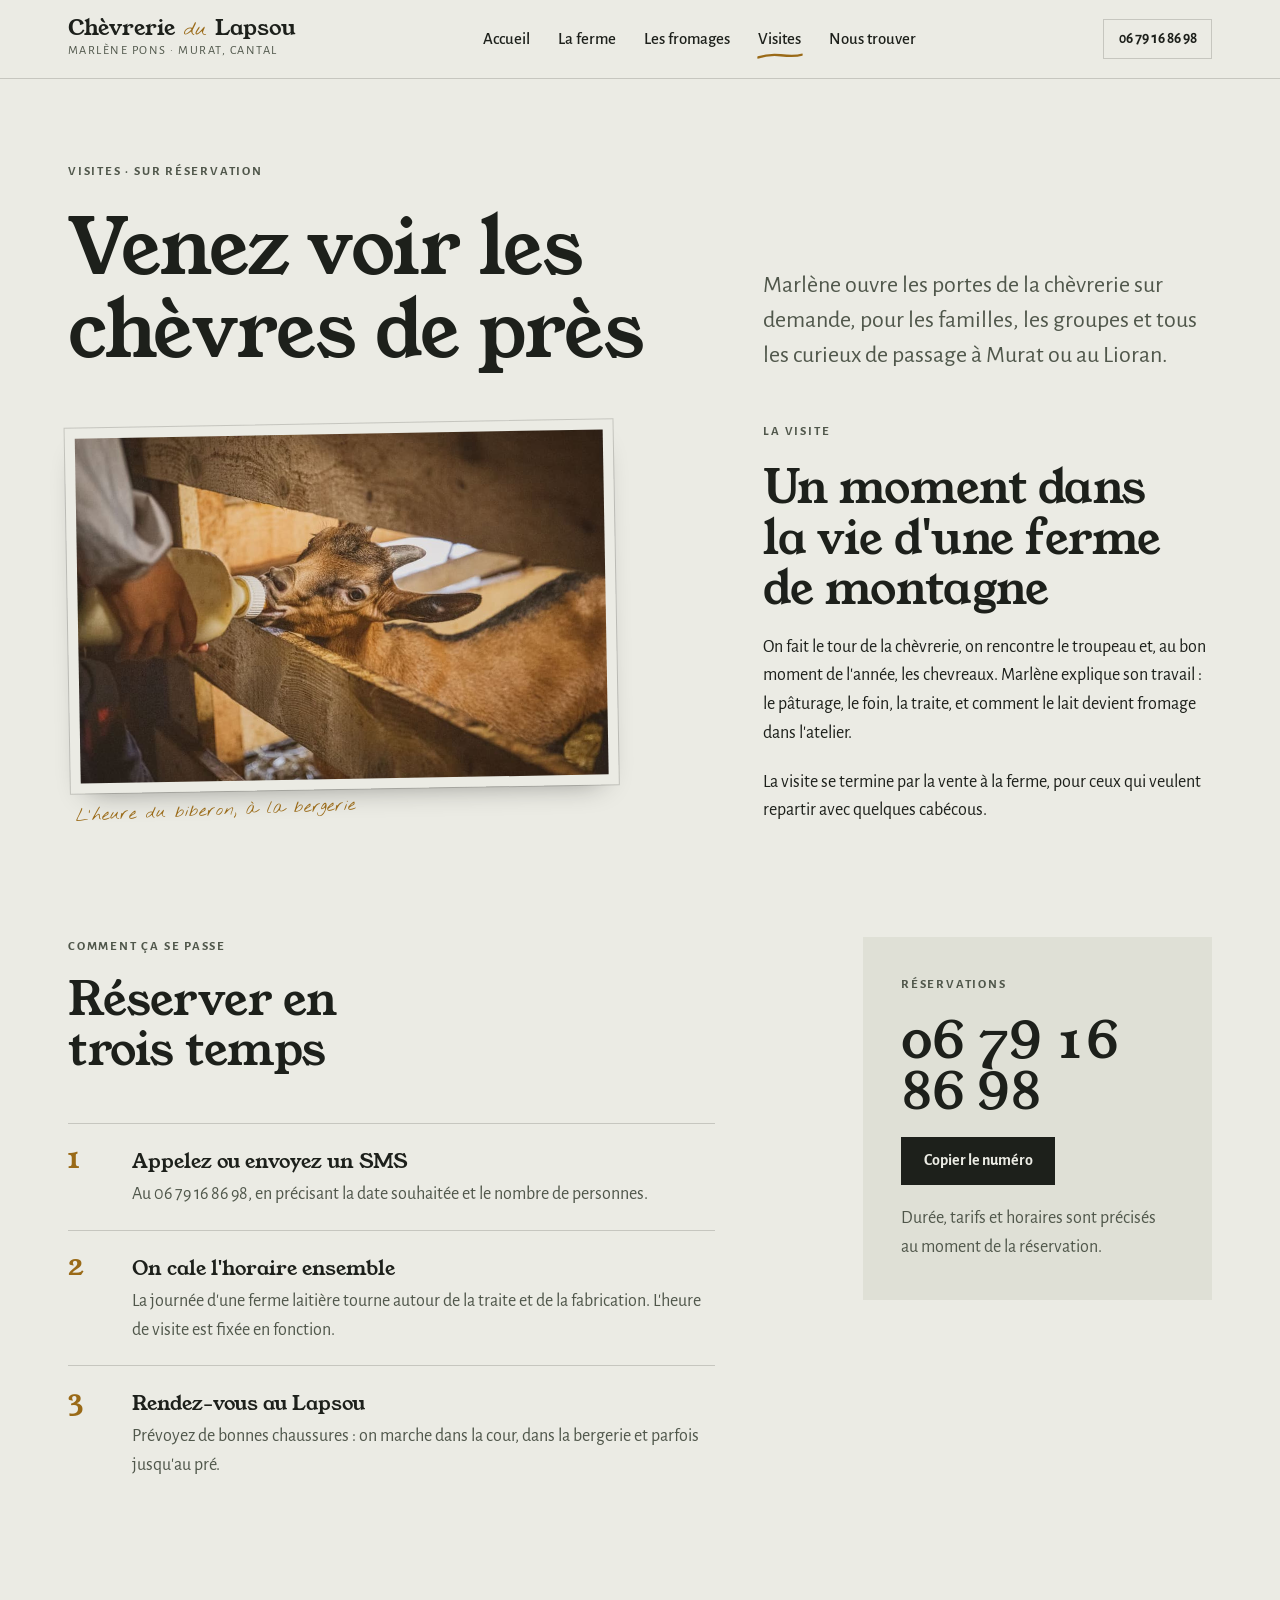
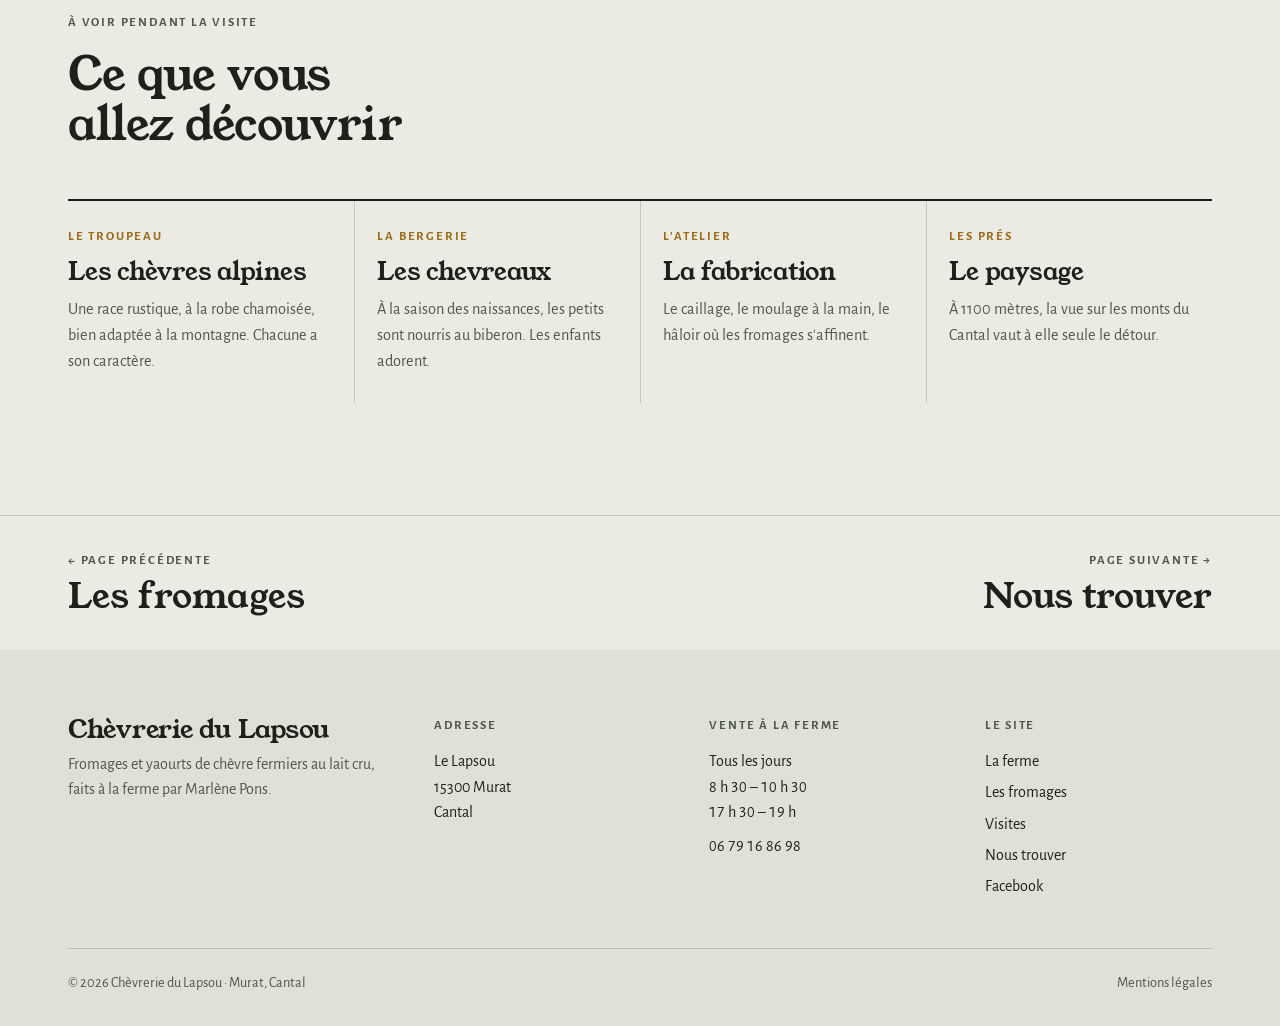
<file: visites.html>
<!doctype html>
<html lang="fr">
<head>
<meta charset="utf-8">
<meta name="viewport" content="width=device-width, initial-scale=1, viewport-fit=cover">
<title>Visites · Chèvrerie du Lapsou</title>
<meta name="description" content="Visites guidées de la chèvrerie du Lapsou, près de Murat, sur demande et sur réservation au 06 79 16 86 98.">
<link rel="icon" href="data:image/svg+xml,%3Csvg xmlns='http://www.w3.org/2000/svg' viewBox='0 0 64 64'%3E%3Crect width='64' height='64' fill='%231d201b'/%3E%3Ctext x='32' y='45' font-family='Georgia,serif' font-size='40' text-anchor='middle' fill='%23d4a347'%3EL%3C/text%3E%3C/svg%3E">
<link rel="preconnect" href="https://fonts.googleapis.com">
<link rel="preconnect" href="https://fonts.gstatic.com" crossorigin>
<link rel="stylesheet" href="https://fonts.googleapis.com/css2?family=Alegreya+Sans:ital,wght@0,400;0,500;0,700;1,400&amp;family=Nothing+You+Could+Do&amp;family=Young+Serif&amp;display=swap">
<link rel="stylesheet" href="assets/css/style.css">
</head>
<body>
<a class="skip" href="#contenu">Aller au contenu</a>
<header class="masthead">
  <div class="wrap">
    <a class="brand" href="index.html" aria-label="Chèvrerie du Lapsou, accueil">
      <span class="brand-name">Chèvrerie <i>du</i> Lapsou</span>
      <span class="brand-sub">Marlène Pons · Murat, Cantal</span>
    </a>
    <nav class="nav" aria-label="Pages du site">
      <ul>
        <li><a href="index.html">Accueil</a></li>
        <li><a href="la-ferme.html">La ferme</a></li>
        <li><a href="fromages.html">Les fromages</a></li>
        <li><a href="visites.html" aria-current="page">Visites</a></li>
        <li><a href="nous-trouver.html">Nous trouver</a></li>
      </ul>
    </nav>
    <a class="masthead-tel" href="tel:+33679168698">06 79 16 86 98</a>
  </div>
</header>
<main id="contenu">

<header class="page-head">
  <div class="wrap">
    <span class="label">Visites · sur réservation</span>
    <h1>Venez voir les chèvres de près</h1>
    <p class="lead">Marlène ouvre les portes de la chèvrerie sur demande, pour les familles, les groupes et tous les curieux de passage à Murat ou au Lioran.</p>
  </div>
</header>

<section class="section" style="padding-top:0">
  <div class="wrap split center">
    <figure class="col-text photo print tilt-l" style="grid-column:1 / span 6">
      <img class="wide" src="assets/photos/biberon-chevreau.jpg" alt="Une jeune chèvre tète un biberon de lait tendu à travers les planches de la bergerie" width="1000" height="710" style="object-position:60% 50%">
      <figcaption>L'heure du biberon, à la bergerie</figcaption>
    </figure>
    <div class="col-side prose">
      <span class="label">La visite</span>
      <h2>Un moment dans la vie d'une ferme de montagne</h2>
      <p>On fait le tour de la chèvrerie, on rencontre le troupeau et, au bon moment de l'année, les chevreaux. Marlène explique son travail : le pâturage, le foin, la traite, et comment le lait devient fromage dans l'atelier.</p>
      <p>La visite se termine par la vente à la ferme, pour ceux qui veulent repartir avec quelques cabécous.</p>
    </div>
  </div>
</section>

<section class="section">
  <div class="wrap split">
    <div class="col-wide">
      <div class="section-head">
        <span class="label">Comment ça se passe</span>
        <h2>Réserver en trois temps</h2>
      </div>
      <ol class="steps">
        <li><div><strong>Appelez ou envoyez un SMS</strong><span>Au 06 79 16 86 98, en précisant la date souhaitée et le nombre de personnes.</span></div></li>
        <li><div><strong>On cale l'horaire ensemble</strong><span>La journée d'une ferme laitière tourne autour de la traite et de la fabrication. L'heure de visite est fixée en fonction.</span></div></li>
        <li><div><strong>Rendez-vous au Lapsou</strong><span>Prévoyez de bonnes chaussures : on marche dans la cour, dans la bergerie et parfois jusqu'au pré.</span></div></li>
      </ol>
    </div>
    <aside class="col-narrow callout" aria-label="Réserver une visite">
      <span class="label">Réservations</span>
      <p class="phone-big" id="tel-visite">06 79 16 86 98</p>
      <div class="copy-row">
        <button class="btn btn-solid" type="button" data-copy="06 79 16 86 98">Copier le numéro</button>
        <span class="copy-msg" role="status"></span>
      </div>
      <p class="muted">Durée, tarifs et horaires sont précisés au moment de la réservation.</p>
    </aside>
  </div>
</section>

<section class="section">
  <div class="wrap">
    <div class="section-head">
      <span class="label">À voir pendant la visite</span>
      <h2>Ce que vous allez découvrir</h2>
    </div>
    <div class="seasons">
      <div class="season">
        <span class="label">Le troupeau</span>
        <h3>Les chèvres alpines</h3>
        <p>Une race rustique, à la robe chamoisée, bien adaptée à la montagne. Chacune a son caractère.</p>
      </div>
      <div class="season">
        <span class="label">La bergerie</span>
        <h3>Les chevreaux</h3>
        <p>À la saison des naissances, les petits sont nourris au biberon. Les enfants adorent.</p>
      </div>
      <div class="season">
        <span class="label">L'atelier</span>
        <h3>La fabrication</h3>
        <p>Le caillage, le moulage à la main, le hâloir où les fromages s'affinent.</p>
      </div>
      <div class="season">
        <span class="label">Les prés</span>
        <h3>Le paysage</h3>
        <p>À 1100 mètres, la vue sur les monts du Cantal vaut à elle seule le détour.</p>
      </div>
    </div>
  </div>
</section>
</main>
<nav class="pager" aria-label="Pages voisines"><div class="wrap"><a class="prev" href="fromages.html"><span class="label">← Page précédente</span><span class="pg-title">Les fromages</span></a><a class="next" href="nous-trouver.html"><span class="label">Page suivante →</span><span class="pg-title">Nous trouver</span></a></div></nav>
<footer class="footer">
  <div class="wrap">
    <div class="footer-grid">
      <div>
        <h2>Chèvrerie du Lapsou</h2>
        <p class="muted">Fromages et yaourts de chèvre fermiers au lait cru, faits à la ferme par Marlène Pons.</p>
      </div>
      <div>
        <span class="label">Adresse</span>
        <p>Le Lapsou<br>15300 Murat<br>Cantal</p>
      </div>
      <div>
        <span class="label">Vente à la ferme</span>
        <p class="num">Tous les jours<br>8 h 30 – 10 h 30<br>17 h 30 – 19 h</p>
        <p class="num"><a href="tel:+33679168698">06 79 16 86 98</a></p>
      </div>
      <div>
        <span class="label">Le site</span>
        <ul>
          <li><a href="la-ferme.html">La ferme</a></li>
          <li><a href="fromages.html">Les fromages</a></li>
          <li><a href="visites.html">Visites</a></li>
          <li><a href="nous-trouver.html">Nous trouver</a></li>
          <li><a href="https://www.facebook.com/chevreriedulapsou/" rel="noopener">Facebook</a></li>
        </ul>
      </div>
    </div>
    <div class="footer-bottom">
      <span>© <span data-year>2026</span> Chèvrerie du Lapsou · Murat, Cantal</span>
      <a href="mentions-legales.html">Mentions légales</a>
    </div>
  </div>
</footer>
<script src="assets/js/main.js"></script>
</body>
</html>
</file>
<file: assets/css/style.css>
/* ==========================================================================
   La Chèvrerie du Lapsou — feuille de style
   Mise en page : carnet de ferme. Grandes photos pleine largeur, texte posé
   en colonnes décalées, légendes manuscrites, menu horizontal par pages.
   Palette : basalte, lichen, foin, mousse. Pas de crème, pas de dégradé.
   ========================================================================== */

:root {
  /* Couleurs : thème clair */
  --paper: #ebebe4;        /* lichen clair, fond de page */
  --paper-2: #dfe0d6;      /* fond secondaire (pied de page, encarts) */
  --ink: #1d201b;          /* basalte */
  --ink-soft: #50574b;     /* texte secondaire */
  --hay: #9a6a17;          /* foin : accent */
  --moss: #46553a;         /* mousse : liens, détails */
  --rule: rgba(29, 32, 27, .18);
  --band: #1d201b;         /* bandeaux sombres */
  --band-ink: #ebe9df;
  --band-soft: #b9bcaf;
  --band-hay: #d4a347;
  --on-photo: #f6f4ec;     /* texte posé sur photo (identique dans les deux thèmes) */
  --photo-shade: rgba(14, 16, 12, .72);

  /* Typographies */
  --f-display: "Young Serif", "Iowan Old Style", "Palatino Linotype", Georgia, serif;
  --f-body: "Alegreya Sans", "Gill Sans", "Segoe UI", "Helvetica Neue", Arial, sans-serif;
  --f-hand: "Nothing You Could Do", "Bradley Hand", "Segoe Print", cursive;

  /* Échelle */
  --t-small: .9rem;
  --t-body: 1.125rem;
  --t-lead: clamp(1.25rem, 1.1rem + .6vw, 1.5rem);
  --t-h3: clamp(1.3rem, 1.15rem + .5vw, 1.55rem);
  --t-h2: clamp(1.9rem, 1.4rem + 2vw, 2.9rem);
  --t-h1: clamp(2.5rem, 1.6rem + 4vw, 4.9rem);

  --wrap: 1240px;
  --gutter: clamp(16px, 4vw, 48px);
  --space: clamp(4rem, 3rem + 5vw, 8rem);

  color-scheme: light;
}

@media (prefers-color-scheme: dark) {
  :root:not([data-theme="light"]) {
    --paper: #161813;
    --paper-2: #1e211b;
    --ink: #e7e6dc;
    --ink-soft: #a9ad9f;
    --hay: #d4a347;
    --moss: #a3b588;
    --rule: rgba(231, 230, 220, .16);
    --band: #0f110d;
    --band-ink: #ebe9df;
    --band-soft: #a9ad9f;
    --band-hay: #d4a347;
    color-scheme: dark;
  }
}
:root[data-theme="dark"] {
  --paper: #161813;
  --paper-2: #1e211b;
  --ink: #e7e6dc;
  --ink-soft: #a9ad9f;
  --hay: #d4a347;
  --moss: #a3b588;
  --rule: rgba(231, 230, 220, .16);
  --band: #0f110d;
  --band-ink: #ebe9df;
  --band-soft: #a9ad9f;
  --band-hay: #d4a347;
  color-scheme: dark;
}

/* ---------- Base ---------- */
*, *::before, *::after { box-sizing: border-box; }
html { -webkit-text-size-adjust: 100%; scroll-behavior: smooth; }
body {
  margin: 0;
  background: var(--paper);
  color: var(--ink);
  font-family: var(--f-body);
  font-size: var(--t-body);
  line-height: 1.6;
  text-rendering: optimizeLegibility;
}
img { max-width: 100%; height: auto; display: block; }
a { color: var(--moss); text-decoration-thickness: 1px; text-underline-offset: .2em; }
a:hover { color: var(--hay); }
:focus-visible { outline: 2px solid var(--hay); outline-offset: 3px; }
h1, h2, h3 {
  font-family: var(--f-display);
  font-weight: 400;
  line-height: 1.08;
  letter-spacing: -.01em;
  text-wrap: balance;
  margin: 0;
}
h1 { font-size: var(--t-h1); }
h2 { font-size: var(--t-h2); }
h3 { font-size: var(--t-h3); line-height: 1.2; }
p { margin: 0; }
.prose { display: grid; gap: 1.1em; max-width: 64ch; }
.prose p { color: var(--ink); }
.lead { font-size: var(--t-lead); line-height: 1.45; }
.muted { color: var(--ink-soft); }
.label {
  font-family: var(--f-body);
  font-size: .8rem;
  font-weight: 700;
  letter-spacing: .14em;
  text-transform: uppercase;
  color: var(--ink-soft);
}
.hand {
  font-family: var(--f-hand);
  color: var(--hay);
  font-size: 1.15rem;
  line-height: 1.3;
}
.num { font-variant-numeric: tabular-nums lining-nums; }

.skip {
  position: absolute; left: 1rem; top: -4rem;
  background: var(--ink); color: var(--paper);
  padding: .6rem 1rem; z-index: 50;
}
.skip:focus { top: 1rem; }

.wrap {
  width: 100%;
  max-width: var(--wrap);
  margin-inline: auto;
  padding-inline: var(--gutter);
}
.section { padding-block: var(--space); }
.section + .section { padding-top: 0; }

/* ---------- En-tête et navigation ---------- */
.masthead {
  position: sticky;
  top: env(safe-area-inset-top, 0px);
  z-index: 20;
  background: var(--paper);
  border-bottom: 1px solid var(--rule);
}
.masthead .wrap {
  display: flex;
  align-items: center;
  justify-content: space-between;
  gap: 1.5rem;
  min-height: 78px;
}
.brand {
  display: grid;
  gap: .1rem;
  text-decoration: none;
  color: var(--ink);
  flex-shrink: 0;
}
.brand:hover { color: var(--ink); }
.brand-name {
  font-family: var(--f-display);
  font-size: 1.4rem;
  line-height: 1;
  white-space: nowrap;
}
.brand-name i {
  font-family: var(--f-hand);
  font-style: normal;
  color: var(--hay);
  font-size: .95em;
  margin-inline: .12em;
}
.brand-sub {
  font-size: .78rem;
  letter-spacing: .12em;
  text-transform: uppercase;
  color: var(--ink-soft);
}

.nav { min-width: 0; }
.nav ul {
  list-style: none;
  margin: 0;
  padding: 0;
  display: flex;
  gap: clamp(1rem, 2.2vw, 2.1rem);
}
.nav a {
  display: inline-block;
  position: relative;
  padding-block: .6rem;
  color: var(--ink);
  text-decoration: none;
  font-weight: 500;
  font-size: 1.05rem;
  white-space: nowrap;
}
.nav a:hover { color: var(--hay); }
.nav a[aria-current="page"]::after {
  /* trait de crayon sous la page en cours */
  content: "";
  position: absolute;
  left: -4%;
  right: -4%;
  bottom: .15rem;
  height: 8px;
  background: var(--hay);
  -webkit-mask: url("data:image/svg+xml,%3Csvg xmlns='http://www.w3.org/2000/svg' viewBox='0 0 120 8' preserveAspectRatio='none'%3E%3Cpath d='M2 5.5C22 3 44 2.4 62 3.2s38 1.6 56-.6' fill='none' stroke='black' stroke-width='2.4' stroke-linecap='round'/%3E%3C/svg%3E") center / 100% 100% no-repeat;
          mask: url("data:image/svg+xml,%3Csvg xmlns='http://www.w3.org/2000/svg' viewBox='0 0 120 8' preserveAspectRatio='none'%3E%3Cpath d='M2 5.5C22 3 44 2.4 62 3.2s38 1.6 56-.6' fill='none' stroke='black' stroke-width='2.4' stroke-linecap='round'/%3E%3C/svg%3E") center / 100% 100% no-repeat;
}
.masthead-tel {
  font-variant-numeric: tabular-nums;
  font-weight: 700;
  color: var(--ink);
  text-decoration: none;
  white-space: nowrap;
  border: 1px solid var(--rule);
  padding: .45rem .9rem;
  font-size: .95rem;
}
.masthead-tel:hover { border-color: var(--hay); color: var(--ink); }

@media (max-width: 1020px) {
  .masthead-tel { display: none; }
}
@media (max-width: 820px) {
  .masthead .wrap {
    flex-direction: column;
    align-items: stretch;
    gap: 0;
    min-height: 0;
    padding-top: .85rem;
  }
  .brand { justify-self: start; }
  .nav {
    overflow-x: auto;
    scrollbar-width: none;
    margin-inline: calc(var(--gutter) * -1);
    padding-inline: var(--gutter);
    -webkit-mask: linear-gradient(90deg, transparent 0, #000 var(--gutter), #000 calc(100% - 2.5rem), transparent);
            mask: linear-gradient(90deg, transparent 0, #000 var(--gutter), #000 calc(100% - 2.5rem), transparent);
  }
  .nav::-webkit-scrollbar { display: none; }
  .nav ul { gap: 1.4rem; padding-right: 2rem; }
  .nav a { padding-block: .7rem .75rem; }
}

/* ---------- Boutons ---------- */
.btn {
  display: inline-flex;
  align-items: center;
  gap: .6rem;
  font-family: var(--f-body);
  font-weight: 700;
  font-size: 1rem;
  padding: .85rem 1.35rem;
  border: 1.5px solid var(--ink);
  color: var(--ink);
  background: transparent;
  text-decoration: none;
  cursor: pointer;
  transition: background .2s, color .2s, border-color .2s;
}
.btn:hover { background: var(--ink); color: var(--paper); }
.btn-solid { background: var(--ink); color: var(--paper); }
.btn-solid:hover { background: var(--hay); border-color: var(--hay); color: var(--paper); }
.btn-row { display: flex; flex-wrap: wrap; gap: .8rem; }
.arrow { font-family: var(--f-display); }

/* ---------- Accueil : grande photo ---------- */
.hero {
  position: relative;
  min-height: min(78vh, 720px);
  display: grid;
  align-items: end;
  color: var(--on-photo);
  overflow: hidden;
  isolation: isolate;
}
.hero img {
  position: absolute;
  inset: 0;
  width: 100%;
  height: 100%;
  object-fit: cover;
  object-position: 50% 45%;
  z-index: -2;
}
.hero::before {
  content: "";
  position: absolute;
  inset: 0;
  z-index: -1;
  background: linear-gradient(0deg, var(--photo-shade) 0%, rgba(14,16,12,.35) 42%, rgba(14,16,12,0) 70%);
}
.hero .wrap { padding-block: clamp(2.5rem, 6vw, 5rem); }
.hero-text { flex: 1 1 30rem; min-width: 0; max-width: 46rem; }
.hero h1 { font-size: clamp(2.6rem, 1.5rem + 4.6vw, 5.4rem); }
.hero .label { color: var(--on-photo); opacity: .85; margin-bottom: 1.2rem; display: block; }
.hero-foot {
  display: flex;
  flex-wrap: wrap;
  align-items: end;
  justify-content: space-between;
  gap: 1.5rem 3rem;
}
.hero-note {
  font-family: var(--f-hand);
  font-size: 1.2rem;
  color: var(--on-photo);
  transform: rotate(-2deg);
  max-width: 22ch;
  line-height: 1.3;
}

/* ---------- En-tête des pages intérieures ---------- */
.page-head { padding-block: clamp(3rem, 2rem + 4vw, 6rem) clamp(2rem, 1.5rem + 2vw, 3.5rem); }
.page-head .wrap {
  display: grid;
  grid-template-columns: repeat(12, minmax(0, 1fr));
  gap: 1.5rem var(--gutter);
  align-items: end;
}
.page-head .label { grid-column: 1 / -1; }
.page-head h1 { grid-column: 1 / span 7; }
.page-head .lead { grid-column: 8 / -1; color: var(--ink-soft); }
@media (max-width: 860px) {
  .page-head h1, .page-head .lead { grid-column: 1 / -1; }
}

/* ---------- Grilles de contenu ---------- */
.split {
  display: grid;
  grid-template-columns: repeat(12, minmax(0, 1fr));
  gap: 2.5rem var(--gutter);
  align-items: start;
}
.split > * { min-width: 0; }
.split .col-text { grid-column: 1 / span 6; }
.split .col-side { grid-column: 8 / -1; }
.split .col-wide { grid-column: 1 / span 7; }
.split .col-narrow { grid-column: 9 / -1; }
.split.reverse .col-text { grid-column: 7 / -1; grid-row: 1; }
.split.reverse .col-media { grid-column: 1 / span 5; grid-row: 1; }
.split .col-media { grid-column: 8 / -1; }
.split.center { align-items: center; }
@media (max-width: 860px) {
  .split > *,
  .split.reverse > * { grid-column: 1 / -1 !important; grid-row: auto !important; }
}

.section-head { display: grid; gap: 1rem; margin-bottom: clamp(2rem, 1.5rem + 2vw, 3.5rem); max-width: 40ch; }

/* ---------- Photos ---------- */
.photo { margin: 0; display: grid; gap: .7rem; }
.photo img { width: 100%; }
.photo figcaption {
  font-family: var(--f-hand);
  color: var(--hay);
  font-size: 1.1rem;
  line-height: 1.3;
  transform: rotate(-1.2deg);
  transform-origin: left;
  padding-left: .3rem;
}
.photo.tilt { transform: rotate(1.2deg); }
.photo.tilt-l { transform: rotate(-1deg); }
.photo.print img {
  border: 10px solid var(--paper);
  outline: 1px solid var(--rule);
  box-shadow: 0 14px 30px -18px rgba(0, 0, 0, .45);
}
.photo .tall { aspect-ratio: 4 / 5; object-fit: cover; }
.photo .wide { aspect-ratio: 3 / 2; object-fit: cover; }

.bleed {
  position: relative;
  color: var(--on-photo);
  isolation: isolate;
  overflow: hidden;
  min-height: clamp(380px, 60vw, 640px);
  display: grid;
  align-items: end;
}
.bleed img {
  position: absolute; inset: 0;
  width: 100%; height: 100%;
  object-fit: cover;
  z-index: -2;
}
.bleed::before {
  content: "";
  position: absolute; inset: 0; z-index: -1;
  background: linear-gradient(90deg, var(--photo-shade) 0%, rgba(14,16,12,.3) 55%, rgba(14,16,12,0) 80%);
}
.bleed .wrap { padding-block: clamp(2.5rem, 6vw, 5rem); }
.bleed blockquote {
  margin: 0;
  max-width: 24ch;
  font-family: var(--f-display);
  font-size: clamp(1.6rem, 1.2rem + 1.8vw, 2.6rem);
  line-height: 1.18;
}
.bleed .cite { display: block; margin-top: 1.2rem; font-family: var(--f-hand); font-size: 1.15rem; color: var(--band-hay); }

/* ---------- Accueil : infos pratiques ---------- */
.ledger {
  border-top: 2px solid var(--ink);
  display: grid;
}
.ledger-row {
  display: grid;
  grid-template-columns: 9rem minmax(0, 1fr);
  gap: 1rem;
  padding-block: 1rem;
  border-bottom: 1px solid var(--rule);
}
.ledger-row dt { font-size: .8rem; font-weight: 700; letter-spacing: .12em; text-transform: uppercase; color: var(--ink-soft); padding-top: .2rem; }
.ledger-row dd { margin: 0; font-variant-numeric: tabular-nums; }
.ledger-row dd strong { font-weight: 700; }
.ledger { margin: 0; }
@media (max-width: 480px) {
  .ledger-row { grid-template-columns: 1fr; gap: .2rem; }
}

/* ---------- Accueil : portes d'entrée vers les pages ---------- */
.doors {
  display: grid;
  grid-template-columns: repeat(3, minmax(0, 1fr));
  gap: clamp(1.5rem, 3vw, 3rem);
}
.door { display: grid; gap: 1rem; align-content: start; text-decoration: none; color: var(--ink); }
.door:hover { color: var(--ink); }
.door .img { overflow: hidden; }
.door img { width: 100%; aspect-ratio: 4 / 5; object-fit: cover; transition: transform .8s ease; }
.door:hover img { transform: scale(1.035); }
.door:nth-child(2) { margin-top: clamp(0rem, 4vw, 4rem); }
.door h3 { display: flex; justify-content: space-between; align-items: baseline; gap: 1rem; }
.door h3 .arrow { color: var(--hay); transition: transform .25s; }
.door:hover h3 .arrow { transform: translateX(4px); }
.door p { color: var(--ink-soft); }
@media (max-width: 860px) {
  .doors { grid-template-columns: 1fr; }
  .door:nth-child(2) { margin-top: 0; }
  .door img { aspect-ratio: 3 / 2; }
}

/* ---------- Bandeau sombre ---------- */
.band {
  background: var(--band);
  color: var(--band-ink);
  padding-block: clamp(3.5rem, 2.5rem + 4vw, 6rem);
}
.band .label { color: var(--band-soft); }
.band .muted { color: var(--band-soft); }
.band a { color: var(--band-hay); }
.band .hand { color: var(--band-hay); }
.band .btn { border-color: var(--band-ink); color: var(--band-ink); }
.band .btn:hover { background: var(--band-ink); color: var(--band); }

.award {
  display: grid;
  grid-template-columns: auto minmax(0, 1fr);
  gap: 2rem clamp(2rem, 5vw, 5rem);
  align-items: center;
}
.seal {
  width: clamp(130px, 16vw, 180px);
  aspect-ratio: 1;
  border-radius: 50%;
  border: 1.5px solid var(--band-hay);
  display: grid;
  place-items: center;
  text-align: center;
  color: var(--band-hay);
  position: relative;
  transform: rotate(-8deg);
}
.seal::before {
  content: "";
  position: absolute; inset: 7px;
  border-radius: 50%;
  border: 1px dashed var(--band-hay);
  opacity: .6;
}
.seal span { display: block; font-size: .72rem; letter-spacing: .16em; text-transform: uppercase; font-weight: 700; }
.seal strong { display: block; font-family: var(--f-display); font-weight: 400; font-size: 1.6rem; line-height: 1.05; margin-block: .2rem; }
@media (max-width: 640px) { .award { grid-template-columns: 1fr; } }

/* ---------- La ferme : chronologie ---------- */
.timeline { list-style: none; margin: 0; padding: 0; display: grid; }
.timeline li {
  display: grid;
  grid-template-columns: 9.5rem minmax(0, 1fr);
  gap: 1.5rem;
  padding-block: 1.6rem;
  border-top: 1px solid var(--rule);
}
.timeline li:last-child { border-bottom: 1px solid var(--rule); }
.timeline .when { font-family: var(--f-display); font-size: 1.35rem; color: var(--hay); line-height: 1.2; }
.timeline h3 { margin-bottom: .45rem; }
.timeline p { color: var(--ink-soft); max-width: 60ch; }
@media (max-width: 560px) { .timeline li { grid-template-columns: 1fr; gap: .4rem; } }

/* ---------- La ferme : saisons ---------- */
.seasons {
  display: grid;
  grid-template-columns: repeat(4, minmax(0, 1fr));
  border-top: 2px solid var(--ink);
}
.season { padding: 1.6rem 1.4rem 1.8rem 0; display: grid; gap: .6rem; align-content: start; }
.season + .season { padding-left: 1.4rem; border-left: 1px solid var(--rule); }
.season .label { color: var(--hay); }
.season p { color: var(--ink-soft); font-size: 1.02rem; }
@media (max-width: 900px) {
  .seasons { grid-template-columns: repeat(2, minmax(0, 1fr)); }
  .season:nth-child(3) { padding-left: 0; border-left: 0; }
  .season:nth-child(n+3) { border-top: 1px solid var(--rule); }
}
@media (max-width: 520px) {
  .seasons { grid-template-columns: 1fr; }
  .season + .season { padding-left: 0; border-left: 0; border-top: 1px solid var(--rule); }
}

.values { list-style: none; margin: 0; padding: 0; display: grid; gap: 0; }
.values li { padding-block: 1.1rem; border-bottom: 1px solid var(--rule); display: grid; gap: .25rem; }
.values li:first-child { border-top: 2px solid var(--ink); }
.values strong { font-family: var(--f-display); font-weight: 400; font-size: 1.25rem; }
.values span { color: var(--ink-soft); }

/* ---------- Fromages : étiquette ---------- */
.tag {
  border: 1.5px solid var(--ink);
  padding: clamp(1.5rem, 3vw, 2.4rem);
  display: grid;
  gap: 1.1rem;
  position: relative;
  background: var(--paper);
}
.tag::after {
  /* le trou d'une étiquette de fromager */
  content: "";
  position: absolute;
  top: 1.1rem; right: 1.1rem;
  width: 14px; height: 14px;
  border-radius: 50%;
  border: 1.5px solid var(--ink);
}
.tag h3 { font-size: clamp(1.7rem, 1.3rem + 1.4vw, 2.3rem); }
.tag dl { margin: 0; display: grid; }
.tag dl div { display: grid; grid-template-columns: 9rem minmax(0, 1fr); gap: 1rem; padding-block: .6rem; border-top: 1px dashed var(--rule); }
.tag dt { font-size: .78rem; font-weight: 700; letter-spacing: .12em; text-transform: uppercase; color: var(--ink-soft); padding-top: .2rem; }
.tag dd { margin: 0; font-variant-numeric: tabular-nums; }
@media (max-width: 480px) { .tag dl div { grid-template-columns: 1fr; gap: .1rem; } }

/* ---------- Fromages : échelle d'affinage ---------- */
.ripen { display: grid; gap: 2rem; }
.ripen-scale {
  position: relative;
  display: grid;
  grid-template-columns: repeat(4, minmax(0, 1fr));
  gap: 1.5rem;
  padding-top: 2.2rem;
}
.ripen-scale::before {
  content: "";
  position: absolute;
  top: .55rem; left: 0; right: 0;
  height: 2px;
  background: linear-gradient(90deg, var(--rule), var(--hay));
}
.stage { position: relative; display: grid; gap: .5rem; align-content: start; }
.stage::before {
  content: "";
  position: absolute;
  top: -2.05rem; left: 0;
  width: 14px; height: 14px;
  border-radius: 50%;
  background: var(--paper);
  border: 2px solid var(--hay);
}
.stage:nth-child(2)::before { background: color-mix(in srgb, var(--hay) 30%, var(--paper)); }
.stage:nth-child(3)::before { background: color-mix(in srgb, var(--hay) 65%, var(--paper)); }
.stage:nth-child(4)::before { background: var(--hay); }
.stage .label { color: var(--hay); }
.stage p { color: var(--ink-soft); font-size: 1.02rem; }
@media (max-width: 760px) {
  .ripen-scale { grid-template-columns: 1fr; padding-top: 0; padding-left: 2rem; gap: 1.8rem; }
  .ripen-scale::before { top: 0; bottom: 0; left: .4rem; right: auto; width: 2px; height: auto; background: linear-gradient(180deg, var(--rule), var(--hay)); }
  .stage::before { top: .3rem; left: -2rem; }
}

.products {
  display: grid;
  grid-template-columns: repeat(2, minmax(0, 1fr));
  gap: 0 var(--gutter);
  border-top: 2px solid var(--ink);
}
.product { padding-block: 1.6rem; display: grid; gap: .6rem; border-bottom: 1px solid var(--rule); align-content: start; }
.product p { color: var(--ink-soft); }
@media (max-width: 700px) { .products { grid-template-columns: 1fr; } }

.tips { list-style: none; margin: 0; padding: 0; display: grid; gap: 1.2rem; }
.tips li { display: grid; grid-template-columns: 1.6rem minmax(0, 1fr); gap: .6rem; }
.tips li::before { content: "~"; font-family: var(--f-hand); color: var(--hay); font-size: 1.4rem; line-height: 1.1; }

.notice {
  border-left: 3px solid var(--hay);
  padding: .3rem 0 .3rem 1.2rem;
  color: var(--ink-soft);
  font-size: 1rem;
  max-width: 64ch;
}

/* ---------- Visites ---------- */
.steps { list-style: none; margin: 0; padding: 0; display: grid; gap: 0; counter-reset: step; }
.steps li {
  counter-increment: step;
  display: grid;
  grid-template-columns: 3rem minmax(0, 1fr);
  gap: 1rem;
  padding-block: 1.3rem;
  border-top: 1px solid var(--rule);
}
.steps li::before {
  content: counter(step);
  font-family: var(--f-display);
  font-size: 1.8rem;
  line-height: 1;
  color: var(--hay);
}
.steps strong { display: block; font-family: var(--f-display); font-weight: 400; font-size: 1.25rem; margin-bottom: .2rem; }
.steps span { color: var(--ink-soft); }

.callout {
  display: grid;
  gap: 1.2rem;
  padding: clamp(1.6rem, 3vw, 2.6rem);
  background: var(--paper-2);
}
.phone-big {
  font-family: var(--f-display);
  font-size: clamp(2rem, 1.4rem + 2.6vw, 3.2rem);
  line-height: 1;
  font-variant-numeric: tabular-nums;
  color: var(--ink);
  user-select: all;
}
.copy-row { display: flex; flex-wrap: wrap; align-items: center; gap: .8rem 1.2rem; }
.copy-msg { font-size: .95rem; color: var(--moss); min-height: 1.4em; }

/* ---------- Nous trouver ---------- */
.hours { width: 100%; border-collapse: collapse; font-variant-numeric: tabular-nums; }
.hours caption { text-align: left; padding-bottom: .8rem; }
.hours th, .hours td { text-align: left; padding: .8rem 0; border-bottom: 1px solid var(--rule); vertical-align: top; }
.hours th { font-weight: 500; width: 40%; }
.hours tr:first-child th, .hours tr:first-child td { border-top: 2px solid var(--ink); }

.places {
  display: grid;
  grid-template-columns: repeat(3, minmax(0, 1fr));
  gap: 0 var(--gutter);
  border-top: 2px solid var(--ink);
}
.place { padding-block: 1.5rem; display: grid; gap: .5rem; align-content: start; border-bottom: 1px solid var(--rule); }
.place .label { color: var(--hay); }
.place p { color: var(--ink-soft); font-size: 1.02rem; }
@media (max-width: 900px) { .places { grid-template-columns: repeat(2, minmax(0, 1fr)); } }
@media (max-width: 560px) { .places { grid-template-columns: 1fr; } }

.around { display: grid; grid-template-columns: repeat(4, minmax(0, 1fr)); gap: 2rem var(--gutter); }
.around div { display: grid; gap: .4rem; align-content: start; }
.around .alt { font-family: var(--f-hand); color: var(--band-hay); font-size: 1.05rem; }
.around p { color: var(--band-soft); font-size: 1rem; }
@media (max-width: 900px) { .around { grid-template-columns: repeat(2, minmax(0, 1fr)); } }
@media (max-width: 520px) { .around { grid-template-columns: 1fr; } }

/* ---------- Page suivante / précédente ---------- */
.pager { border-top: 1px solid var(--rule); }
.pager .wrap {
  display: grid;
  grid-template-columns: minmax(0, 1fr) minmax(0, 1fr);
  gap: 1rem;
}
.pager a {
  display: grid;
  gap: .3rem;
  padding-block: 2.2rem;
  text-decoration: none;
  color: var(--ink);
}
.pager a:hover { color: var(--hay); }
.pager .label { display: block; }
.pager .pg-title { font-family: var(--f-display); font-size: clamp(1.4rem, 1.1rem + 1.4vw, 2.2rem); line-height: 1.1; }
.pager .next { text-align: right; grid-column: 2; }
.pager .prev { grid-column: 1; }

/* ---------- Pied de page ---------- */
.footer { background: var(--paper-2); padding-block: clamp(3rem, 2.5rem + 2vw, 4.5rem) 2rem; font-size: 1rem; }
.footer-grid {
  display: grid;
  grid-template-columns: 1.4fr 1fr 1fr 1fr;
  gap: 2rem var(--gutter);
}
.footer-grid > * { min-width: 0; display: grid; gap: .5rem; align-content: start; }
.footer h2 { font-size: 1.6rem; }
.footer ul { list-style: none; margin: 0; padding: 0; display: grid; gap: .35rem; }
.footer a { color: var(--ink); text-decoration: none; }
.footer a:hover { color: var(--hay); }
.footer .label { margin-bottom: .3rem; }
.footer-bottom {
  margin-top: 3rem;
  padding-top: 1.4rem;
  border-top: 1px solid var(--rule);
  display: flex;
  flex-wrap: wrap;
  justify-content: space-between;
  gap: .6rem 2rem;
  color: var(--ink-soft);
  font-size: .9rem;
}
.footer-bottom a { color: var(--ink-soft); }
@media (max-width: 900px) { .footer-grid { grid-template-columns: 1fr 1fr; } }
@media (max-width: 520px) { .footer-grid { grid-template-columns: 1fr; } }

/* ---------- Mentions légales ---------- */
.legal { display: grid; gap: 2.4rem; max-width: 70ch; }
.legal section { display: grid; gap: .7rem; }
.legal h2 { font-size: 1.6rem; }

/* ---------- Apparition douce (le contenu reste visible sans script) ---------- */
@media (prefers-reduced-motion: no-preference) {
  .hero-text, .hero-foot { animation: rise 1s cubic-bezier(.2,.7,.2,1) both; }
  .hero-foot { animation-delay: .25s; }
  @keyframes rise { from { transform: translateY(14px); } to { transform: none; } }
}
@media (prefers-reduced-motion: reduce) {
  html { scroll-behavior: auto; }
  *, *::before, *::after { transition: none !important; animation: none !important; }
}

@media (max-width: 700px) {
  .bleed::before { background: linear-gradient(0deg, var(--photo-shade) 0%, rgba(14,16,12,.45) 55%, rgba(14,16,12,.1) 100%); }
}
</file>
